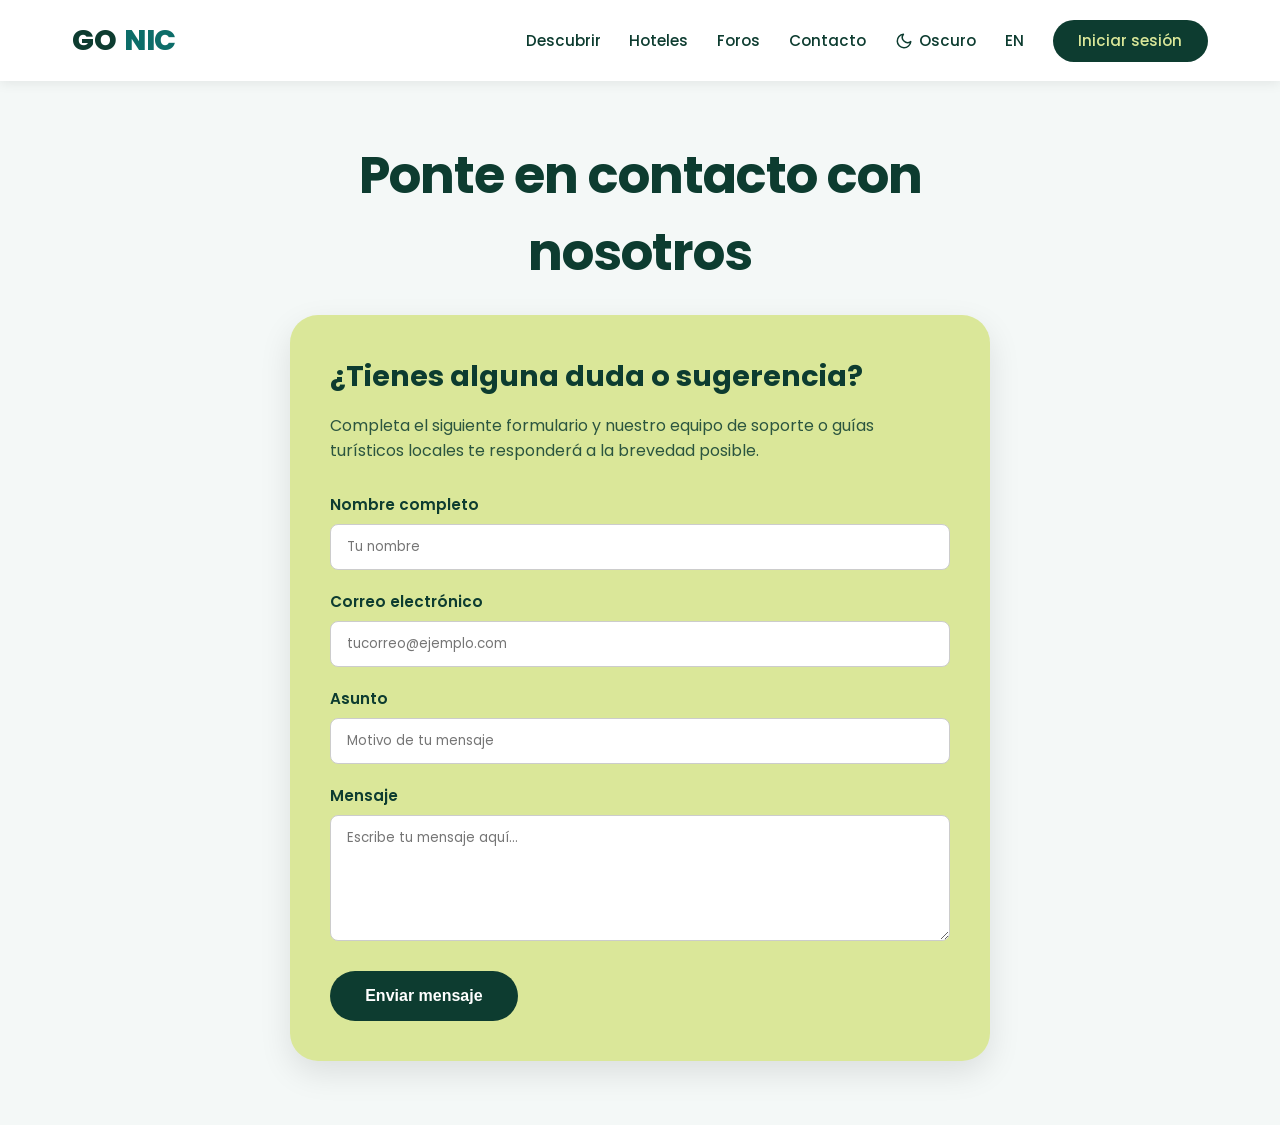
<file: HTML/contacto.html>
<!DOCTYPE html>
<html lang="es" data-theme="light">
<head>
    <meta charset="UTF-8">
    <meta name="viewport" content="width=device-width, initial-scale=1.0">
    <title>Contacto - Go Nic</title>
    <link href="https://fonts.googleapis.com/css2?family=Poppins:wght@400;500;600;700;800&display=swap" rel="stylesheet">
    <link rel="stylesheet" href="../CSS/styles.css">
    <style>
        .page-translate-wrapper {
            opacity: 1;
            transition: opacity 0.6s cubic-bezier(0.16, 1, 0.3, 1), transform 0.6s cubic-bezier(0.16, 1, 0.3, 1);
        }
        .page-translate-wrapper.fade-out {
            opacity: 0;
            transform: translateY(-15px);
        }
    </style>
</head>
<body>

    <div id="pageContent" class="page-translate-wrapper">
        <!-- Header Navigation -->
        <header class="smooth-entry delay-1">
            <div class="nav-container">
                <a href="../index.html" class="logo">GO<span>NIC</span></a>
                <ul class="nav-links">
                    <li><a href="descubrir.html" data-i18n="nav_discover">Descubrir</a></li>
                    <li><a href="index.html#hotels" data-i18n="nav_hotels">Hoteles</a></li>
                    <li><a href="#" data-i18n="nav_foros">Foros</a></li>
                    <li><a href="contacto.html" class="active" data-i18n="nav_contact">Contacto</a></li>
                    <!-- Botón de Tema -->
                    <li>
                        <button type="button" id="theme-toggle" class="nav-theme-btn" aria-label="Cambiar tema">
                            <span id="theme-icon" style="display: flex; align-items: center;">
                                <svg width="18" height="18" fill="none" stroke="currentColor" stroke-width="2" stroke-linecap="round" stroke-linejoin="round" viewBox="0 0 24 24">
                                    <path d="M21 12.79A9 9 0 1 1 11.21 3 7 7 0 0 0 21 12.79z"></path>
                                </svg>
                            </span>
                            <span id="theme-text">Oscuro</span>
                        </button>
                    </li>
                    <!-- Botón de Idioma -->
                    <li>
                        <button type="button" id="lang-toggle" class="nav-theme-btn" aria-label="Cambiar idioma">
                            <span id="lang-text">EN</span>
                        </button>
                    </li>
                    <li><a href="login.html" class="btn-signin" data-i18n="nav_signin">Iniciar sesión</a></li>
                </ul>
            </div>
        </header>

        <!-- Hero Title -->
        <section class="hero smooth-entry delay-2">
            <h1 data-i18n="contact_hero">Ponte en contacto con nosotros</h1>
        </section>

        <!-- Contact Form Section -->
        <section class="categories-section smooth-entry delay-3" style="display: flex; justify-content: center; align-items: center; width: 100%;">
            <div class="categories-container" style="max-width: 700px; width: 100%; margin: 0 auto; display: flex; justify-content: center;">
                <div class="promo-card" style="display: block; padding: 40px; width: 100%; box-sizing: border-box;">
                    <h2 style="margin-bottom: 15px; font-size: 1.8rem;" data-i18n="contact_title">¿Tienes alguna duda o sugerencia?</h2>
                    <p style="margin-bottom: 30px; opacity: 0.85;" data-i18n="contact_subtitle">Completa el siguiente formulario y nuestro equipo de soporte o guías turísticos locales te responderá a la brevedad posible.</p>
                    
                    <form action="#" method="POST" style="display: flex; flex-direction: column; gap: 20px;">
                        <div style="display: flex; flex-direction: column; gap: 8px; text-align: left;">
                            <label for="nombre" style="font-weight: 600; font-size: 0.95rem;" data-i18n="label_name">Nombre completo</label>
                            <input type="text" id="nombre" name="nombre" placeholder="Tu nombre" required style="padding: 12px 16px; border-radius: 8px; border: 1px solid var(--border-color, #ccc); background: var(--bg-input, #fff); color: inherit; font-family: 'Poppins', sans-serif;">
                        </div>

                        <div style="display: flex; flex-direction: column; gap: 8px; text-align: left;">
                            <label for="email" style="font-weight: 600; font-size: 0.95rem;" data-i18n="label_email">Correo electrónico</label>
                            <input type="email" id="email" name="email" placeholder="tucorreo@ejemplo.com" required style="padding: 12px 16px; border-radius: 8px; border: 1px solid var(--border-color, #ccc); background: var(--bg-input, #fff); color: inherit; font-family: 'Poppins', sans-serif;">
                        </div>

                        <div style="display: flex; flex-direction: column; gap: 8px; text-align: left;">
                            <label for="asunto" style="font-weight: 600; font-size: 0.95rem;" data-i18n="label_subject">Asunto</label>
                            <input type="text" id="asunto" name="asunto" placeholder="Motivo de tu mensaje" required style="padding: 12px 16px; border-radius: 8px; border: 1px solid var(--border-color, #ccc); background: var(--bg-input, #fff); color: inherit; font-family: 'Poppins', sans-serif;">
                        </div>

                        <div style="display: flex; flex-direction: column; gap: 8px; text-align: left;">
                            <label for="mensaje" style="font-weight: 600; font-size: 0.95rem;" data-i18n="label_message">Mensaje</label>
                            <textarea id="mensaje" name="mensaje" rows="5" placeholder="Escribe tu mensaje aquí..." required style="padding: 12px 16px; border-radius: 8px; border: 1px solid var(--border-color, #ccc); background: var(--bg-input, #fff); color: inherit; font-family: 'Poppins', sans-serif; resize: vertical;"></textarea>
                        </div>

                        <button type="submit" class="btn-promo" style="margin-top: 10px; cursor: pointer; border: none; font-size: 1rem; font-weight: 600;" data-i18n="btn_submit">Enviar mensaje</button>
                    </form>
                </div>
            </div>
        </section>
    </div>

    <!-- Scripts de Interacción -->
    <script>
        const translations = {
            es: {
                nav_discover: "Descubrir",
                nav_hotels: "Hoteles",
                nav_foros: "Foros",
                nav_contact: "Contacto",
                nav_signin: "Iniciar sesión",
                contact_hero: "Ponte en contacto con nosotros",
                contact_title: "¿Tienes alguna duda o sugerencia?",
                contact_subtitle: "Completa el siguiente formulario y nuestro equipo de soporte o guías turísticos locales te responderá a la brevedad posible.",
                label_name: "Nombre completo",
                label_email: "Correo electrónico",
                label_subject: "Asunto",
                label_message: "Mensaje",
                btn_submit: "Enviar mensaje"
            },
            en: {
                nav_discover: "Discover",
                nav_hotels: "Hotels",
                nav_foros: "Forums",
                nav_contact: "Contact",
                nav_signin: "Sign in",
                contact_hero: "Get in touch with us",
                contact_title: "Do you have any questions or suggestions?",
                contact_subtitle: "Fill out the form below and our support team or local tour guides will get back to you as soon as possible.",
                label_name: "Full name",
                label_email: "Email address",
                label_subject: "Subject",
                label_message: "Message",
                btn_submit: "Send message"
            }
        };

        const langToggleBtn = document.getElementById('lang-toggle');
        const langText = document.getElementById('lang-text');
        const pageContent = document.getElementById('pageContent');

        function setLanguage(lang) {
            pageContent.classList.add('fade-out');

            setTimeout(() => {
                document.documentElement.setAttribute('lang', lang);
                localStorage.setItem('gonic-lang', lang);

                document.querySelectorAll('[data-i18n]').forEach(el => {
                    const key = el.getAttribute('data-i18n');
                    if (translations[lang] && translations[lang][key]) {
                        el.textContent = translations[lang][key];
                    }
                });

                if (langText) {
                    langText.textContent = lang === 'es' ? 'EN' : 'ES';
                }

                pageContent.classList.remove('fade-out');
            }, 350);
        }

        const savedLang = localStorage.getItem('gonic-lang') || 'es';
        setLanguage(savedLang);

        if (langToggleBtn) {
            langToggleBtn.addEventListener('click', () => {
                const currentLang = document.documentElement.getAttribute('lang') || 'es';
                setLanguage(currentLang === 'es' ? 'en' : 'es');
            });
        }

        // Cambio de Tema (Claro / Oscuro)
        const toggleBtn = document.getElementById('theme-toggle');
        const themeIcon = document.getElementById('theme-icon');
        const themeText = document.getElementById('theme-text');

        const moonSVG = `
            <svg width="18" height="18" fill="none" stroke="currentColor" stroke-width="2" stroke-linecap="round" stroke-linejoin="round" viewBox="0 0 24 24">
                <path d="M21 12.79A9 9 0 1 1 11.21 3 7 7 0 0 0 21 12.79z"></path>
            </svg>`;

        const sunSVG = `
            <svg width="18" height="18" fill="none" stroke="currentColor" stroke-width="2" stroke-linecap="round" stroke-linejoin="round" viewBox="0 0 24 24">
                <circle cx="12" cy="12" r="5"/>
                <line x1="12" y1="1" x2="12" y2="3"/>
                <line x1="12" y1="21" x2="12" y2="23"/>
                <line x1="4.22" y1="4.22" x2="5.64" y2="5.64"/>
                <line x1="18.36" y1="18.36" x2="19.78" y2="19.78"/>
                <line x1="1" y1="12" x2="3" y2="12"/>
                <line x1="21" y1="12" x2="23" y2="12"/>
                <line x1="4.22" y1="19.78" x2="5.64" y2="18.36"/>
                <line x1="18.36" y1="5.64" x2="19.78" y2="4.22"/>
            </svg>`;

        function applyTheme(theme) {
            document.documentElement.setAttribute('data-theme', theme);
            localStorage.setItem('gonic-theme', theme);

            if (theme === 'dark') {
                themeIcon.innerHTML = sunSVG;
                themeText.textContent = 'Claro';
            } else {
                themeIcon.innerHTML = moonSVG;
                themeText.textContent = 'Oscuro';
            }
        }

        const savedTheme = localStorage.getItem('gonic-theme') || 'light';
        applyTheme(savedTheme);

        toggleBtn.addEventListener('click', () => {
            const currentTheme = document.documentElement.getAttribute('data-theme') || 'light';
            const nextTheme = currentTheme === 'light' ? 'dark' : 'light';
            applyTheme(nextTheme);
        });
    </script>

</body>
</html>
</file>
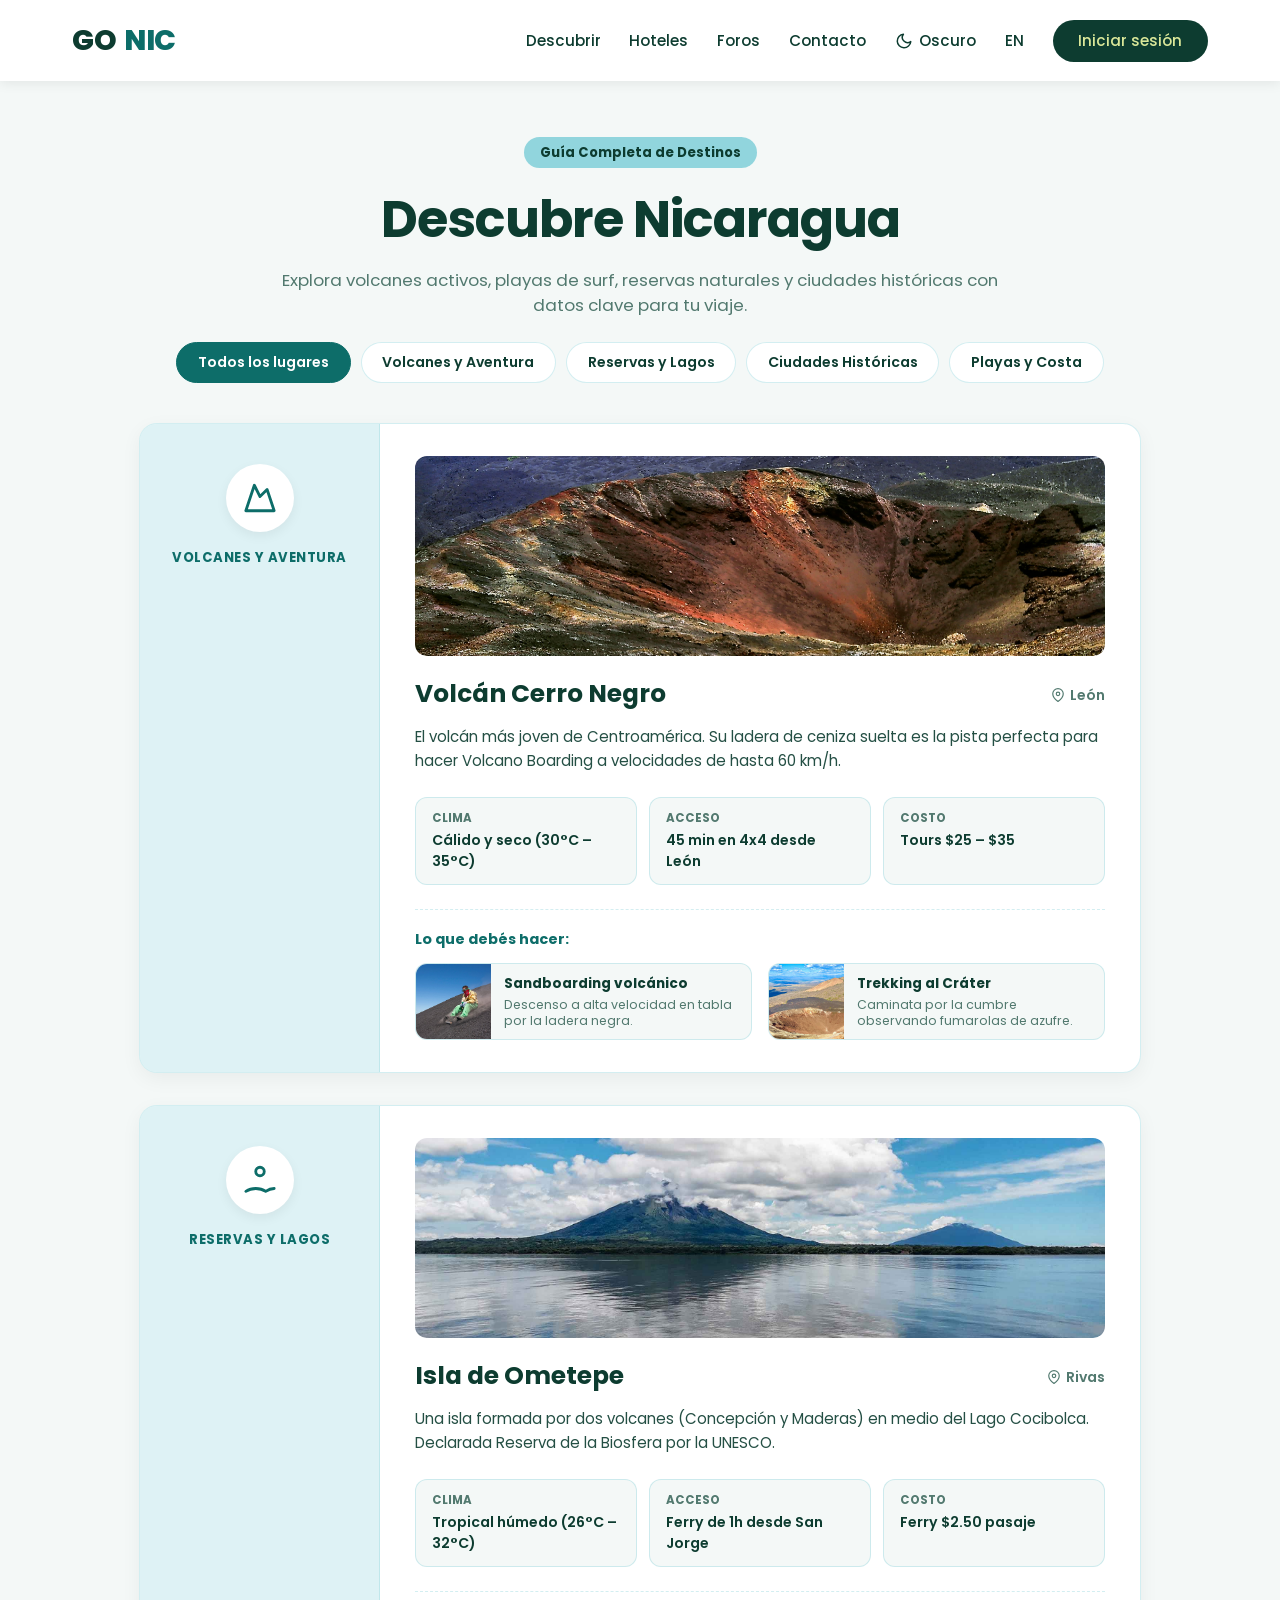
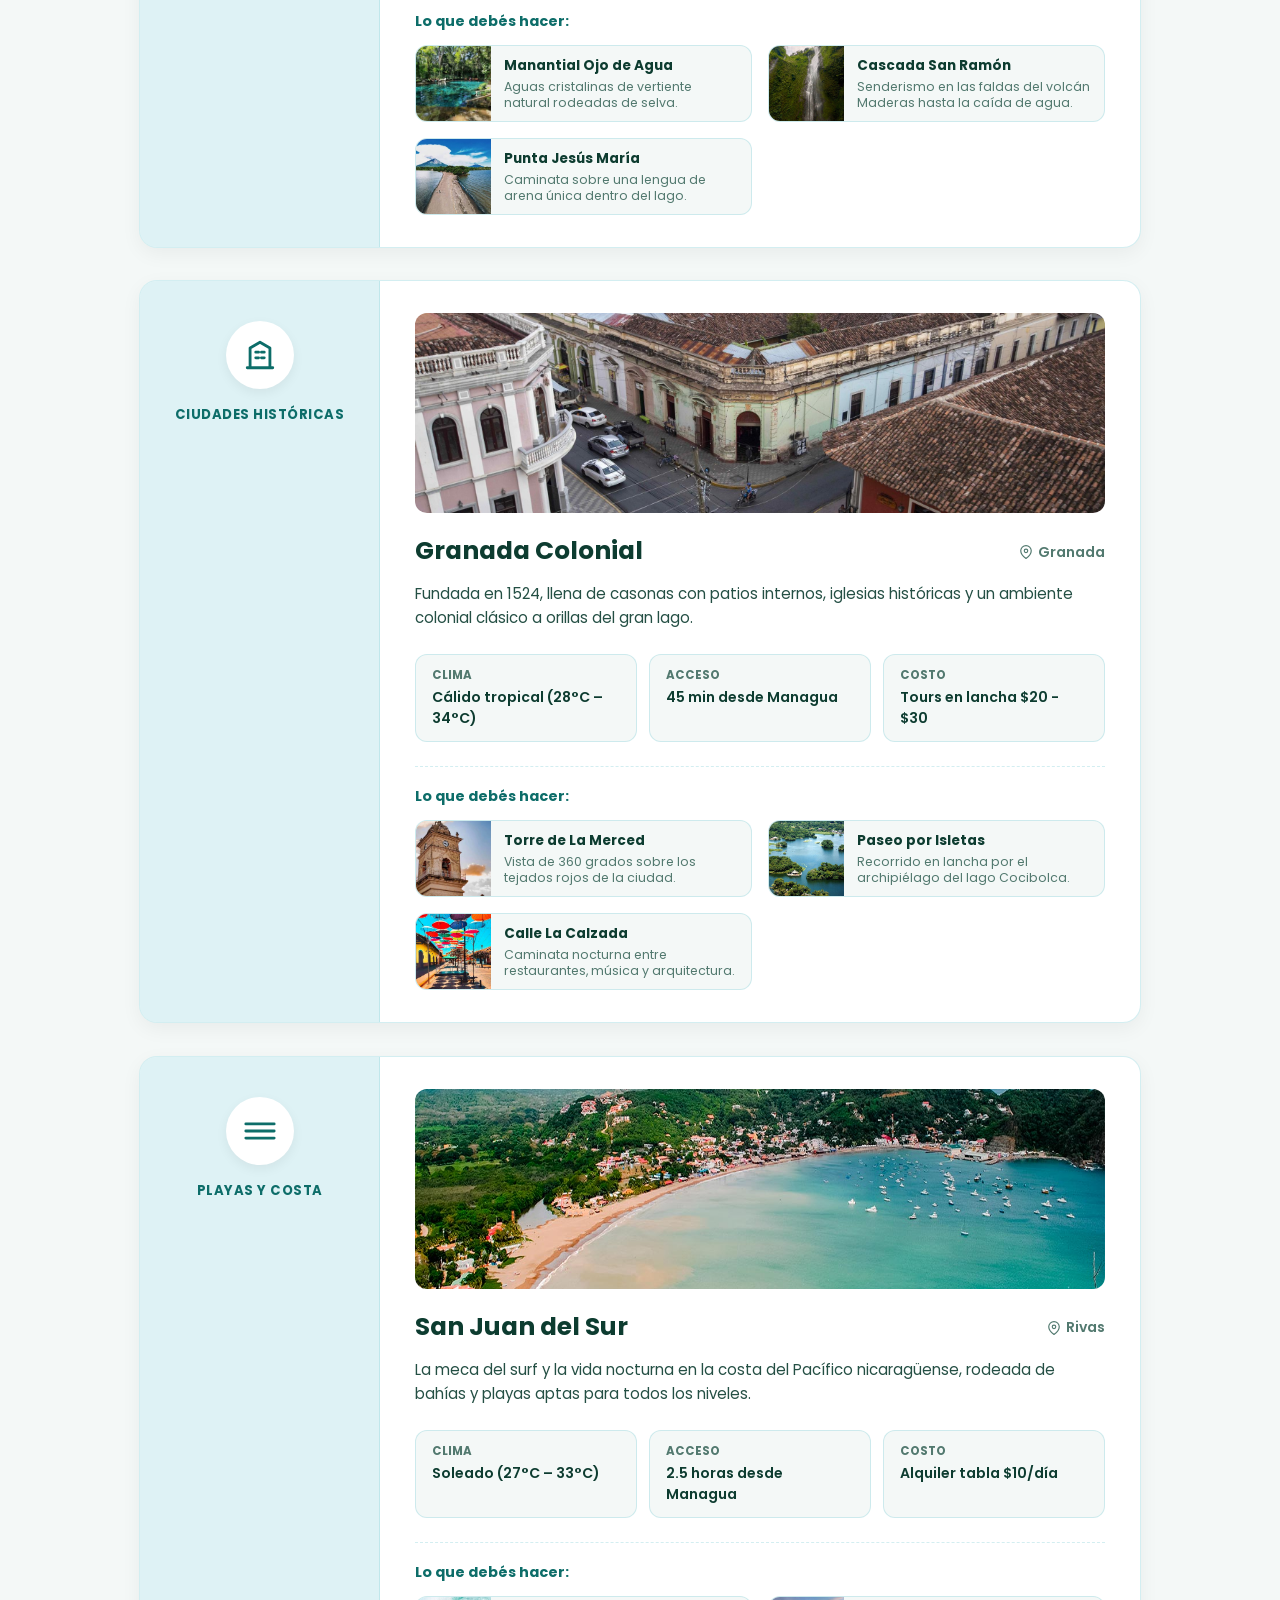
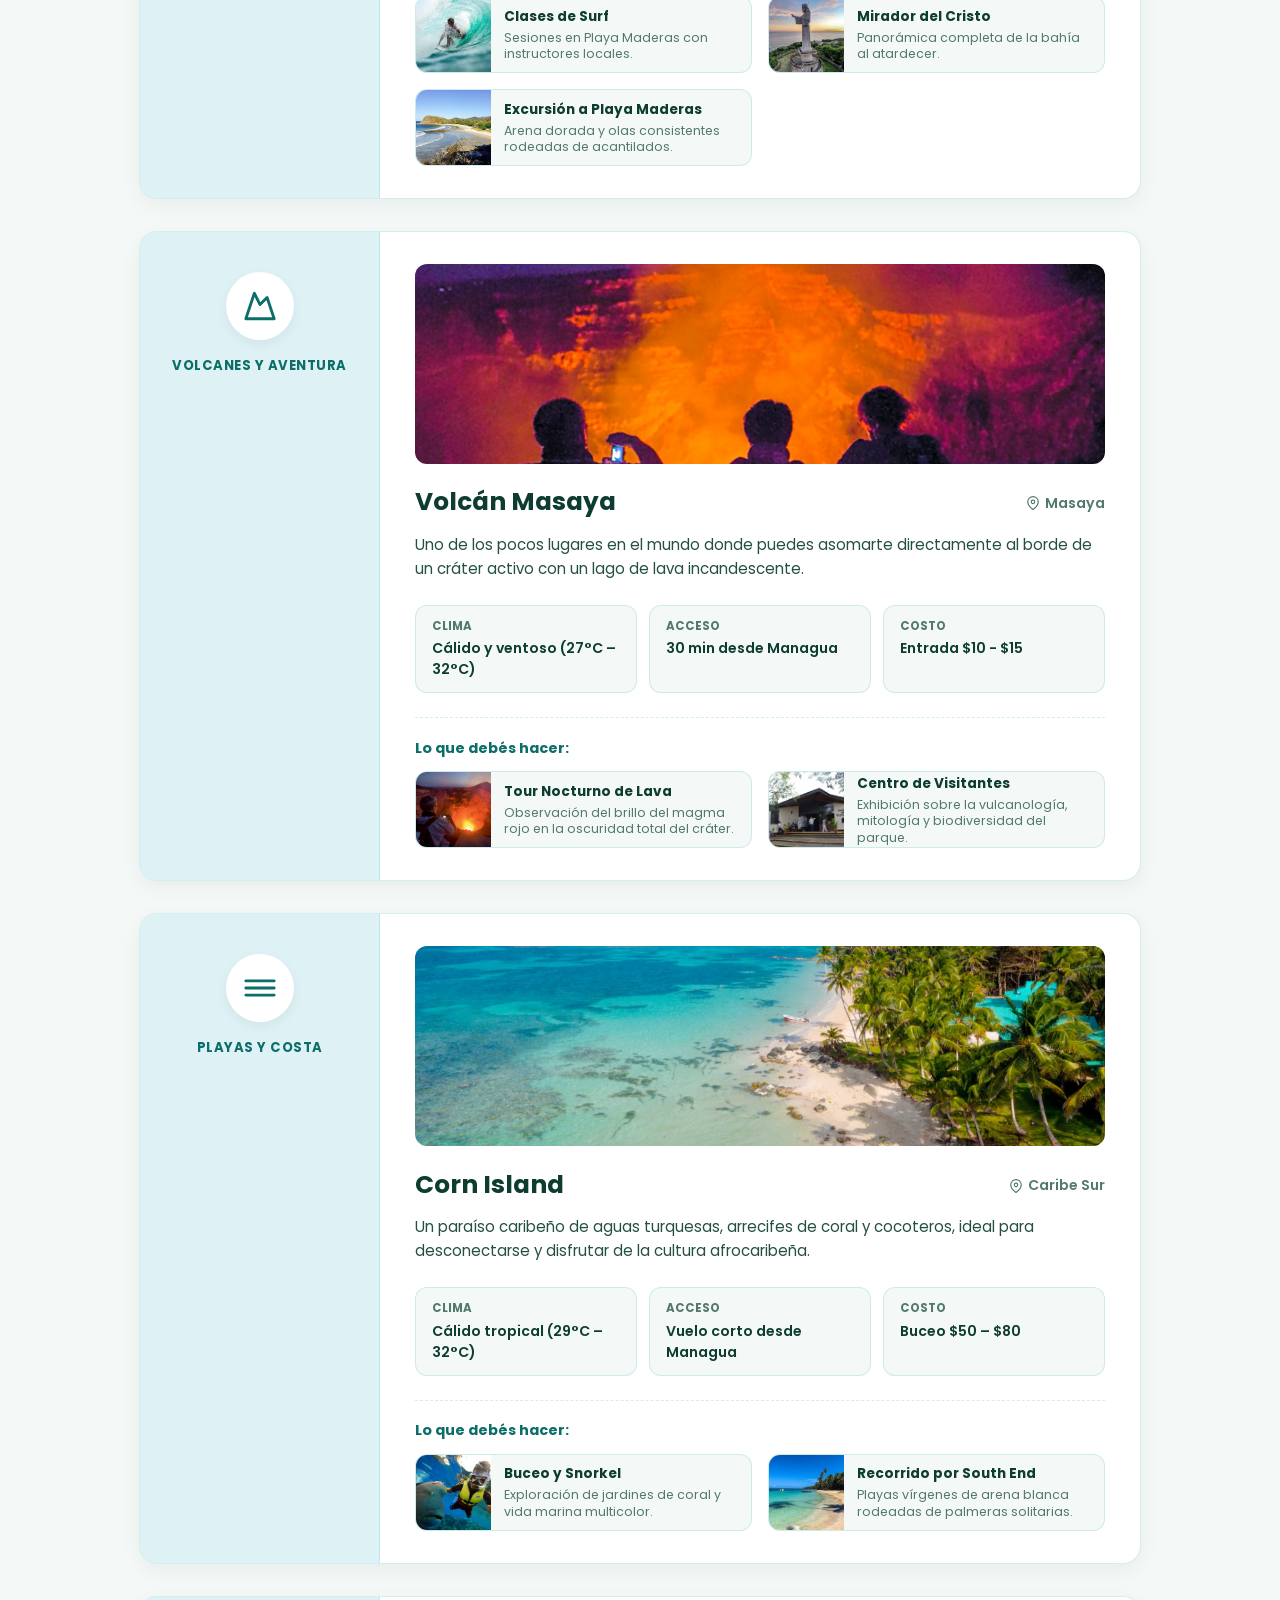
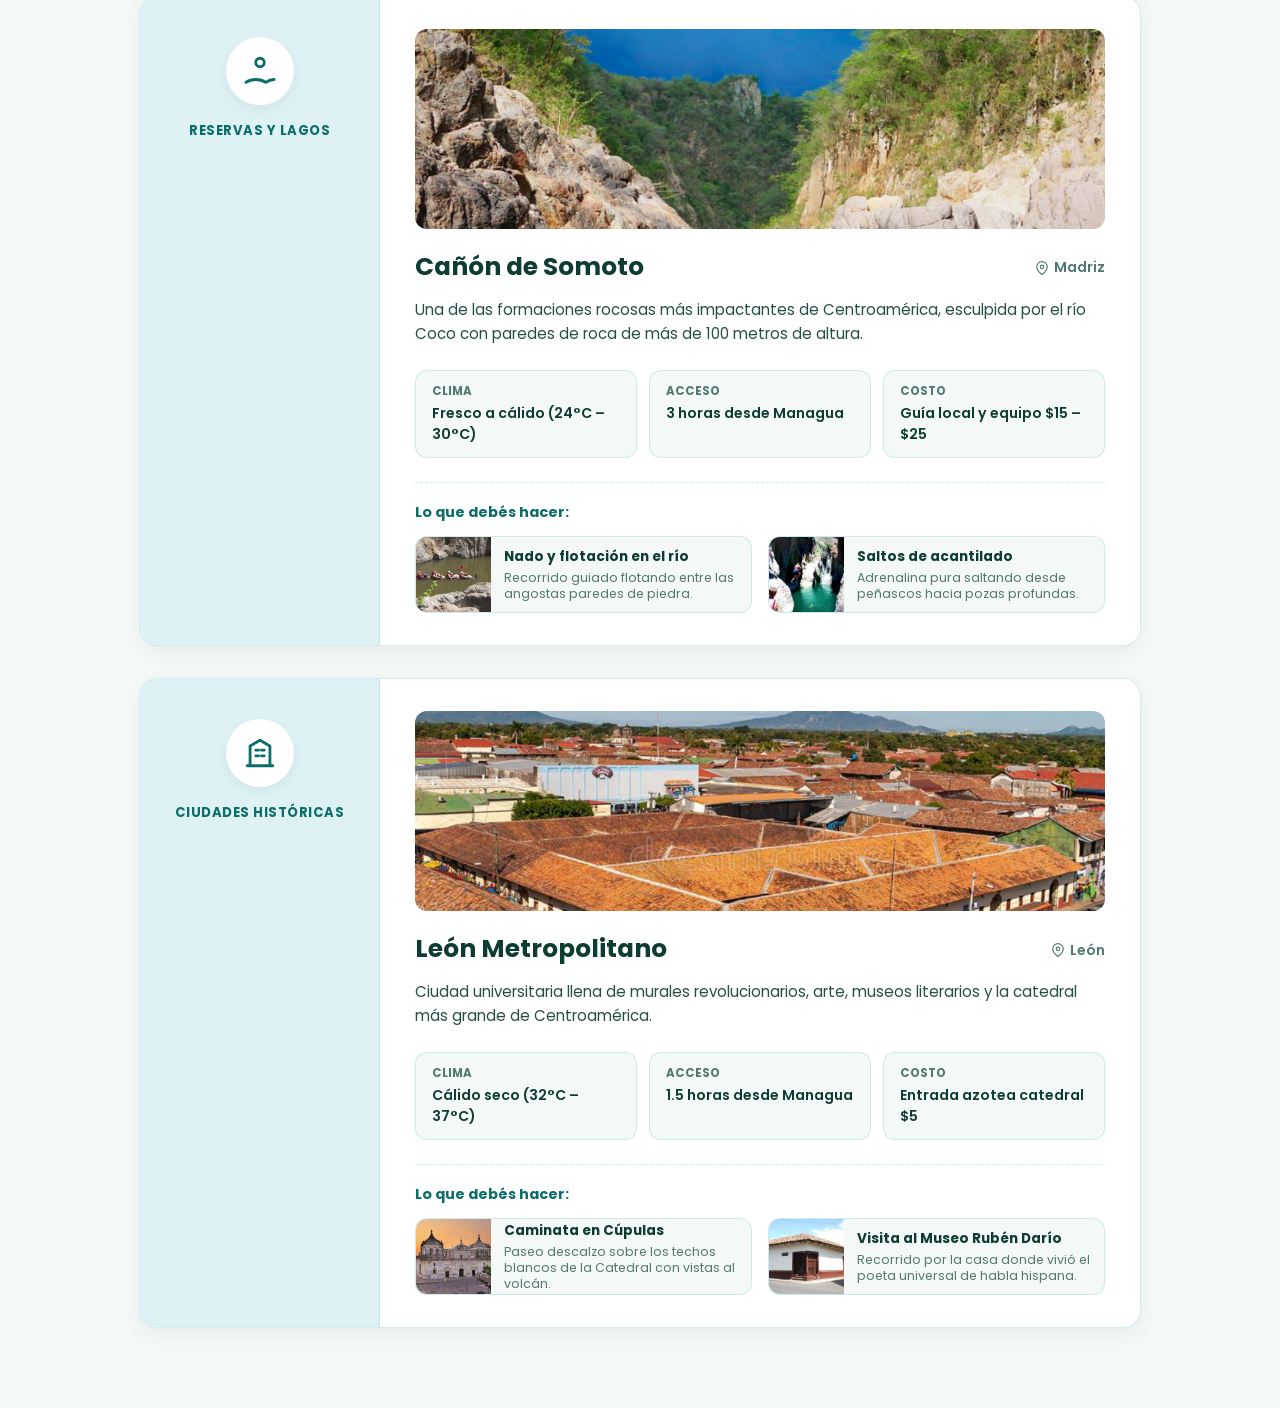
<file: HTML/descubrir.html>
<!DOCTYPE html>
<html lang="es" data-theme="light">
<head>
    <meta charset="UTF-8">
    <meta name="viewport" content="width=device-width, initial-scale=1.0">
    <title>Descubrir Destinos - GO NIC</title>
    <link href="https://fonts.googleapis.com/css2?family=Poppins:wght@400;500;600;700;800&display=swap" rel="stylesheet">
    <link rel="stylesheet" href="../CSS/styles.css">
    <link rel="stylesheet" href="../CSS/descubrir.css">
    <style>
        .page-translate-wrapper {
            opacity: 1;
            transition: opacity 0.6s cubic-bezier(0.16, 1, 0.3, 1), transform 0.6s cubic-bezier(0.16, 1, 0.3, 1);
        }
        .page-translate-wrapper.fade-out {
            opacity: 0;
            transform: translateY(-15px);
        }
    </style>
</head>
<body>

    <div id="pageContent" class="page-translate-wrapper">
        <!-- Header Navigation -->
        <header class="smooth-entry delay-1">
            <div class="nav-container">
                <a href="../index.html" class="logo">GO<span>NIC</span></a>
                <ul class="nav-links">
                    <li><a href="descubrir.html" class="active" data-i18n="nav_discover">Descubrir</a></li>
                    <li><a href="../index.html" data-i18n="nav_hotels">Hoteles</a></li>
                    <li><a href="#" data-i18n="nav_foros">Foros</a></li>
                    <li><a href="contacto.html" data-i18n="nav_contact">Contacto</a></li>
                    <li>
                        <button type="button" id="theme-toggle" class="nav-theme-btn" aria-label="Cambiar tema">
                            <span id="theme-icon" style="display: flex; align-items: center;">
                                <svg width="18" height="18" fill="none" stroke="currentColor" stroke-width="2" stroke-linecap="round" stroke-linejoin="round" viewBox="0 0 24 24">
                                    <path d="M21 12.79A9 9 0 1 1 11.21 3 7 7 0 0 0 21 12.79z"></path>
                                </svg>
                            </span>
                            <span id="theme-text">Oscuro</span>
                        </button>
                    </li>
                    <!-- Botón de Idioma -->
                    <li>
                        <button type="button" id="lang-toggle" class="nav-theme-btn" aria-label="Cambiar idioma">
                            <span id="lang-text">EN</span>
                        </button>
                    </li>
                    <li><a href="login.html" class="btn-signin" data-i18n="nav_signin">Iniciar sesión</a></li>
                </ul>
            </div>
        </header>

        <!-- Hero Header -->
        <section class="hero smooth-entry delay-2">
            <div class="hero-badge" data-i18n="hero_badge">Guía Completa de Destinos</div>
            <h1 data-i18n="hero_title">Descubre Nicaragua</h1>
            <p class="hero-subtitle" data-i18n="hero_subtitle">
                Explora volcanes activos, playas de surf, reservas naturales y ciudades históricas con datos clave para tu viaje.
            </p>
        </section>

        <!-- Filtros de Categoría -->
        <div class="filter-container smooth-entry delay-3">
            <div class="filter-group">
                <button class="filter-btn active" data-filter="all" data-i18n="filter_all">Todos los lugares</button>
                <button class="filter-btn" data-filter="volcanes" data-i18n="filter_volcanoes">Volcanes y Aventura</button>
                <button class="filter-btn" data-filter="reservas" data-i18n="filter_reserves">Reservas y Lagos</button>
                <button class="filter-btn" data-filter="historicas" data-i18n="filter_history">Ciudades Históricas</button>
                <button class="filter-btn" data-filter="playas" data-i18n="filter_beaches">Playas y Costa</button>
            </div>
        </div>

        <!-- Lista de Tarjetas de Destinos -->
        <main class="destinations-wrapper">

            <!-- 1. Volcán Cerro Negro -->
            <article class="destination-card smooth-entry delay-4" data-category="volcanes">
                <div class="card-sidebar">
                    <div class="sidebar-icon-box">
                        <svg width="34" height="34" fill="none" stroke="currentColor" stroke-width="2" stroke-linecap="round" stroke-linejoin="round" viewBox="0 0 24 24"><path d="m8 3 4 8 5-5 5 15H2L8 3z"/></svg>
                    </div>
                    <span class="sidebar-label" data-i18n="cat_volcanoes">Volcanes y Aventura</span>
                </div>
                <div class="card-main">
                    <div class="destination-hero-img">
                        <img src="../ASSETS/cerro-negro.jpg" alt="Volcán Cerro Negro">
                    </div>
                    <div class="card-header">
                        <h2 class="destination-title" data-i18n="c1_title">Volcán Cerro Negro</h2>
                        <span class="destination-location">
                            <svg width="14" height="14" fill="none" stroke="currentColor" stroke-width="2" viewBox="0 0 24 24"><path d="M21 10c0 7-9 13-9 13s-9-6-9-13a9 9 0 0 1 18 0z"/><circle cx="12" cy="10" r="3"/></svg>
                            León
                        </span>
                    </div>
                    <p class="destination-description" data-i18n="c1_desc">
                        El volcán más joven de Centroamérica. Su ladera de ceniza suelta es la pista perfecta para hacer Volcano Boarding a velocidades de hasta 60 km/h.
                    </p>
                    <div class="info-grid">
                        <div class="info-item"><span class="info-label" data-i18n="lbl_climate">Clima</span><span class="info-val" data-i18n="c1_climate">Cálido y seco (30°C – 35°C)</span></div>
                        <div class="info-item"><span class="info-label" data-i18n="lbl_access">Acceso</span><span class="info-val" data-i18n="c1_access">45 min en 4x4 desde León</span></div>
                        <div class="info-item"><span class="info-label" data-i18n="lbl_cost">Costo</span><span class="info-val" data-i18n="c1_cost">Tours $25 – $35</span></div>
                    </div>
                    <div class="highlights-section">
                        <h3 class="highlights-title" data-i18n="lbl_todo">Lo que debés hacer:</h3>
                        <div class="activities-grid">
                            <div class="activity-card">
                                <img src="../ASSETS/sandboarding.jpg" alt="Sandboarding">
                                <div class="activity-info">
                                    <h4 data-i18n="c1_act1_title">Sandboarding volcánico</h4>
                                    <p data-i18n="c1_act1_desc">Descenso a alta velocidad en tabla por la ladera negra.</p>
                                </div>
                            </div>
                            <div class="activity-card">
                                <img src="../ASSETS/trekking-crater.jpg" alt="Cráter activo">
                                <div class="activity-info">
                                    <h4 data-i18n="c1_act2_title">Trekking al Cráter</h4>
                                    <p data-i18n="c1_act2_desc">Caminata por la cumbre observando fumarolas de azufre.</p>
                                </div>
                            </div>
                        </div>
                    </div>
                </div>
            </article>

            <!-- 2. Isla de Ometepe -->
            <article class="destination-card smooth-entry delay-5" data-category="reservas">
                <div class="card-sidebar">
                    <div class="sidebar-icon-box">
                        <svg width="34" height="34" fill="none" stroke="currentColor" stroke-width="2" stroke-linecap="round" stroke-linejoin="round" viewBox="0 0 24 24"><path d="M2 20s3-2 7-2 7 2 7 2 3-2 6-2"/><circle cx="12" cy="6" r="3"/></svg>
                    </div>
                    <span class="sidebar-label" data-i18n="cat_reserves">Reservas y Lagos</span>
                </div>
                <div class="card-main">
                    <div class="destination-hero-img">
                        <img src="../ASSETS/ometepe.jpg" alt="Isla de Ometepe">
                    </div>
                    <div class="card-header">
                        <h2 class="destination-title" data-i18n="c2_title">Isla de Ometepe</h2>
                        <span class="destination-location">
                            <svg width="14" height="14" fill="none" stroke="currentColor" stroke-width="2" viewBox="0 0 24 24"><path d="M21 10c0 7-9 13-9 13s-9-6-9-13a9 9 0 0 1 18 0z"/><circle cx="12" cy="10" r="3"/></svg>
                            Rivas
                        </span>
                    </div>
                    <p class="destination-description" data-i18n="c2_desc">
                        Una isla formada por dos volcanes (Concepción y Maderas) en medio del Lago Cocibolca. Declarada Reserva de la Biosfera por la UNESCO.
                    </p>
                    <div class="info-grid">
                        <div class="info-item"><span class="info-label" data-i18n="lbl_climate">Clima</span><span class="info-val" data-i18n="c2_climate">Tropical húmedo (26°C – 32°C)</span></div>
                        <div class="info-item"><span class="info-label" data-i18n="lbl_access">Acceso</span><span class="info-val" data-i18n="c2_access">Ferry de 1h desde San Jorge</span></div>
                        <div class="info-item"><span class="info-label" data-i18n="lbl_cost">Costo</span><span class="info-val" data-i18n="c2_cost">Ferry $2.50 pasaje</span></div>
                    </div>
                    <div class="highlights-section">
                        <h3 class="highlights-title" data-i18n="lbl_todo">Lo que debés hacer:</h3>
                        <div class="activities-grid">
                            <div class="activity-card">
                                <img src="../ASSETS/ojo-de-agua.jfif" alt="Ojo de Agua">
                                <div class="activity-info">
                                    <h4 data-i18n="c2_act1_title">Manantial Ojo de Agua</h4>
                                    <p data-i18n="c2_act1_desc">Aguas cristalinas de vertiente natural rodeadas de selva.</p>
                                </div>
                            </div>
                            <div class="activity-card">
                                <img src="../ASSETS/cascada-san-ramon.jpg" alt="Cascada San Ramón">
                                <div class="activity-info">
                                    <h4 data-i18n="c2_act2_title">Cascada San Ramón</h4>
                                    <p data-i18n="c2_act2_desc">Senderismo en las faldas del volcán Maderas hasta la caída de agua.</p>
                                </div>
                            </div>
                            <div class="activity-card">
                                <img src="../ASSETS/punta-jesus-maria.jfif" alt="Punta Jesus Maria">
                                <div class="activity-info">
                                    <h4 data-i18n="c2_act3_title">Punta Jesús María</h4>
                                    <p data-i18n="c2_act3_desc">Caminata sobre una lengua de arena única dentro del lago.</p>
                                </div>
                            </div>
                        </div>
                    </div>
                </div>
            </article>

            <!-- 3. Granada Colonial -->
            <article class="destination-card smooth-entry delay-6" data-category="historicas">
                <div class="card-sidebar">
                    <div class="sidebar-icon-box">
                        <svg width="34" height="34" fill="none" stroke="currentColor" stroke-width="2" stroke-linecap="round" stroke-linejoin="round" viewBox="0 0 24 24"><path d="M3 21h18M5 21V7l7-4 7 4v14M9 10h2M13 10h2M9 14h2M13 14h2"/></svg>
                    </div>
                    <span class="sidebar-label" data-i18n="cat_history">Ciudades Históricas</span>
                </div>
                <div class="card-main">
                    <div class="destination-hero-img">
                        <img src="../ASSETS/granada.jpg" alt="Granada Colonial">
                    </div>
                    <div class="card-header">
                        <h2 class="destination-title" data-i18n="c3_title">Granada Colonial</h2>
                        <span class="destination-location">
                            <svg width="14" height="14" fill="none" stroke="currentColor" stroke-width="2" viewBox="0 0 24 24"><path d="M21 10c0 7-9 13-9 13s-9-6-9-13a9 9 0 0 1 18 0z"/><circle cx="12" cy="10" r="3"/></svg>
                            Granada
                        </span>
                    </div>
                    <p class="destination-description" data-i18n="c3_desc">
                        Fundada en 1524, llena de casonas con patios internos, iglesias históricas y un ambiente colonial clásico a orillas del gran lago.
                    </p>
                    <div class="info-grid">
                        <div class="info-item"><span class="info-label" data-i18n="lbl_climate">Clima</span><span class="info-val" data-i18n="c3_climate">Cálido tropical (28°C – 34°C)</span></div>
                        <div class="info-item"><span class="info-label" data-i18n="lbl_access">Acceso</span><span class="info-val" data-i18n="c3_access">45 min desde Managua</span></div>
                        <div class="info-item"><span class="info-label" data-i18n="lbl_cost">Costo</span><span class="info-val" data-i18n="c3_cost">Tours en lancha $20 - $30</span></div>
                    </div>
                    <div class="highlights-section">
                        <h3 class="highlights-title" data-i18n="lbl_todo">Lo que debés hacer:</h3>
                        <div class="activities-grid">
                            <div class="activity-card">
                                <img src="../ASSETS/torre-la-merced.jfif" alt="Iglesia La Merced">
                                <div class="activity-info">
                                    <h4 data-i18n="c3_act1_title">Torre de La Merced</h4>
                                    <p data-i18n="c3_act1_desc">Vista de 360 grados sobre los tejados rojos de la ciudad.</p>
                                </div>
                            </div>
                            <div class="activity-card">
                                <img src="../ASSETS/isletas-granada.jpg" alt="Isletas de Granada">
                                <div class="activity-info">
                                    <h4 data-i18n="c3_act2_title">Paseo por Isletas</h4>
                                    <p data-i18n="c3_act2_desc">Recorrido en lancha por el archipiélago del lago Cocibolca.</p>
                                </div>
                            </div>
                            <div class="activity-card">
                                <img src="../ASSETS/calzada-granada.jfif" alt="Calle La Calzada">
                                <div class="activity-info">
                                    <h4 data-i18n="c3_act3_title">Calle La Calzada</h4>
                                    <p data-i18n="c3_act3_desc">Caminata nocturna entre restaurantes, música y arquitectura.</p>
                                </div>
                            </div>
                        </div>
                    </div>
                </div>
            </article>

            <!-- 4. San Juan del Sur -->
            <article class="destination-card" data-category="playas">
                <div class="card-sidebar">
                    <div class="sidebar-icon-box">
                        <svg width="34" height="34" fill="none" stroke="currentColor" stroke-width="2" stroke-linecap="round" stroke-linejoin="round" viewBox="0 0 24 24"><path d="M2 12h20M2 17h20M2 7h20"/></svg>
                    </div>
                    <span class="sidebar-label" data-i18n="cat_beaches">Playas y Costa</span>
                </div>
                <div class="card-main">
                    <div class="destination-hero-img">
                        <img src="../ASSETS/san-juan-del-sur.jpg" alt="San Juan del Sur">
                    </div>
                    <div class="card-header">
                        <h2 class="destination-title" data-i18n="c4_title">San Juan del Sur</h2>
                        <span class="destination-location">
                            <svg width="14" height="14" fill="none" stroke="currentColor" stroke-width="2" viewBox="0 0 24 24"><path d="M21 10c0 7-9 13-9 13s-9-6-9-13a9 9 0 0 1 18 0z"/><circle cx="12" cy="10" r="3"/></svg>
                            Rivas
                        </span>
                    </div>
                    <p class="destination-description" data-i18n="c4_desc">
                        La meca del surf y la vida nocturna en la costa del Pacífico nicaragüense, rodeada de bahías y playas aptas para todos los niveles.
                    </p>
                    <div class="info-grid">
                        <div class="info-item"><span class="info-label" data-i18n="lbl_climate">Clima</span><span class="info-val" data-i18n="c4_climate">Soleado (27°C – 33°C)</span></div>
                        <div class="info-item"><span class="info-label" data-i18n="lbl_access">Acceso</span><span class="info-val" data-i18n="c4_access">2.5 horas desde Managua</span></div>
                        <div class="info-item"><span class="info-label" data-i18n="lbl_cost">Costo</span><span class="info-val" data-i18n="c4_cost">Alquiler tabla $10/día</span></div>
                    </div>
                    <div class="highlights-section">
                        <h3 class="highlights-title" data-i18n="lbl_todo">Lo que debés hacer:</h3>
                        <div class="activities-grid">
                            <div class="activity-card">
                                <img src="../ASSETS/surf.jfif" alt="Surf San Juan">
                                <div class="activity-info">
                                    <h4 data-i18n="c4_act1_title">Clases de Surf</h4>
                                    <p data-i18n="c4_act1_desc">Sesiones en Playa Maderas con instructores locales.</p>
                                </div>
                            </div>
                            <div class="activity-card">
                                <img src="../ASSETS/cristo-misericordia.jfif" alt="Cristo de la Misericordia">
                                <div class="activity-info">
                                    <h4 data-i18n="c4_act2_title">Mirador del Cristo</h4>
                                    <p data-i18n="c4_act2_desc">Panorámica completa de la bahía al atardecer.</p>
                                </div>
                            </div>
                            <div class="activity-card">
                                <img src="../ASSETS/playa-maderas.jpg" alt="Playa Maderas">
                                <div class="activity-info">
                                    <h4 data-i18n="c4_act3_title">Excursión a Playa Maderas</h4>
                                    <p data-i18n="c4_act3_desc">Arena dorada y olas consistentes rodeadas de acantilados.</p>
                                </div>
                            </div>
                        </div>
                    </div>
                </div>
            </article>

            <!-- 5. Volcán Masaya -->
            <article class="destination-card" data-category="volcanes">
                <div class="card-sidebar">
                    <div class="sidebar-icon-box">
                        <svg width="34" height="34" fill="none" stroke="currentColor" stroke-width="2" stroke-linecap="round" stroke-linejoin="round" viewBox="0 0 24 24"><path d="m8 3 4 8 5-5 5 15H2L8 3z"/></svg>
                    </div>
                    <span class="sidebar-label" data-i18n="cat_volcanoes">Volcanes y Aventura</span>
                </div>
                <div class="card-main">
                    <div class="destination-hero-img">
                        <img src="../ASSETS/volcan-masaya.jpg" alt="Volcán Masaya">
                    </div>
                    <div class="card-header">
                        <h2 class="destination-title" data-i18n="c5_title">Volcán Masaya</h2>
                        <span class="destination-location">
                            <svg width="14" height="14" fill="none" stroke="currentColor" stroke-width="2" viewBox="0 0 24 24"><path d="M21 10c0 7-9 13-9 13s-9-6-9-13a9 9 0 0 1 18 0z"/><circle cx="12" cy="10" r="3"/></svg>
                            Masaya
                        </span>
                    </div>
                    <p class="destination-description" data-i18n="c5_desc">
                        Uno de los pocos lugares en el mundo donde puedes asomarte directamente al borde de un cráter activo con un lago de lava incandescente.
                    </p>
                    <div class="info-grid">
                        <div class="info-item"><span class="info-label" data-i18n="lbl_climate">Clima</span><span class="info-val" data-i18n="c5_climate">Cálido y ventoso (27°C – 32°C)</span></div>
                        <div class="info-item"><span class="info-label" data-i18n="lbl_access">Acceso</span><span class="info-val" data-i18n="c5_access">30 min desde Managua</span></div>
                        <div class="info-item"><span class="info-label" data-i18n="lbl_cost">Costo</span><span class="info-val" data-i18n="c5_cost">Entrada $10 - $15</span></div>
                    </div>
                    <div class="highlights-section">
                        <h3 class="highlights-title" data-i18n="lbl_todo">Lo que debés hacer:</h3>
                        <div class="activities-grid">
                            <div class="activity-card">
                                <img src="../ASSETS/larga-nocturna.avif" alt="Lava nocturna">
                                <div class="activity-info">
                                    <h4 data-i18n="c5_act1_title">Tour Nocturno de Lava</h4>
                                    <p data-i18n="c5_act1_desc">Observación del brillo del magma rojo en la oscuridad total del cráter.</p>
                                </div>
                            </div>
                            <div class="activity-card">
                                <img src="../ASSETS/museo-masaya.jpg" alt="Museo del Parque">
                                <div class="activity-info">
                                    <h4 data-i18n="c5_act2_title">Centro de Visitantes</h4>
                                    <p data-i18n="c5_act2_desc">Exhibición sobre la vulcanología, mitología y biodiversidad del parque.</p>
                                </div>
                            </div>
                        </div>
                    </div>
                </div>
            </article>

            <!-- 6. Corn Island -->
            <article class="destination-card" data-category="playas">
                <div class="card-sidebar">
                    <div class="sidebar-icon-box">
                        <svg width="34" height="34" fill="none" stroke="currentColor" stroke-width="2" stroke-linecap="round" stroke-linejoin="round" viewBox="0 0 24 24"><path d="M2 12h20M2 17h20M2 7h20"/></svg>
                    </div>
                    <span class="sidebar-label" data-i18n="cat_beaches">Playas y Costa</span>
                </div>
                <div class="card-main">
                    <div class="destination-hero-img">
                        <img src="../ASSETS/corn-island.jpg" alt="Corn Island">
                    </div>
                    <div class="card-header">
                        <h2 class="destination-title" data-i18n="c6_title">Corn Island</h2>
                        <span class="destination-location">
                            <svg width="14" height="14" fill="none" stroke="currentColor" stroke-width="2" viewBox="0 0 24 24"><path d="M21 10c0 7-9 13-9 13s-9-6-9-13a9 9 0 0 1 18 0z"/><circle cx="12" cy="10" r="3"/></svg>
                            Caribe Sur
                        </span>
                    </div>
                    <p class="destination-description" data-i18n="c6_desc">
                        Un paraíso caribeño de aguas turquesas, arrecifes de coral y cocoteros, ideal para desconectarse y disfrutar de la cultura afrocaribeña.
                    </p>
                    <div class="info-grid">
                        <div class="info-item"><span class="info-label" data-i18n="lbl_climate">Clima</span><span class="info-val" data-i18n="c6_climate">Cálido tropical (29°C – 32°C)</span></div>
                        <div class="info-item"><span class="info-label" data-i18n="lbl_access">Acceso</span><span class="info-val" data-i18n="c6_access">Vuelo corto desde Managua</span></div>
                        <div class="info-item"><span class="info-label" data-i18n="lbl_cost">Costo</span><span class="info-val" data-i18n="c6_cost">Buceo $50 – $80</span></div>
                    </div>
                    <div class="highlights-section">
                        <h3 class="highlights-title" data-i18n="lbl_todo">Lo que debés hacer:</h3>
                        <div class="activities-grid">
                            <div class="activity-card">
                                <img src="../ASSETS/buceo-corn.jpg  " alt="Buceo en arrecifes">
                                <div class="activity-info">
                                    <h4 data-i18n="c6_act1_title">Buceo y Snorkel</h4>
                                    <p data-i18n="c6_act1_desc">Exploración de jardines de coral y vida marina multicolor.</p>
                                </div>
                            </div>
                            <div class="activity-card">
                                <img src="../ASSETS/playa-south-end.jfif" alt="South End Beach">
                                <div class="activity-info">
                                    <h4 data-i18n="c6_act2_title">Recorrido por South End</h4>
                                    <p data-i18n="c6_act2_desc">Playas vírgenes de arena blanca rodeadas de palmeras solitarias.</p>
                                </div>
                            </div>
                        </div>
                    </div>
                </div>
            </article>

            <!-- 7. Cañón de Somoto -->
            <article class="destination-card" data-category="reservas">
                <div class="card-sidebar">
                    <div class="sidebar-icon-box">
                        <svg width="34" height="34" fill="none" stroke="currentColor" stroke-width="2" stroke-linecap="round" stroke-linejoin="round" viewBox="0 0 24 24"><path d="M2 20s3-2 7-2 7 2 7 2 3-2 6-2"/><circle cx="12" cy="6" r="3"/></svg>
                    </div>
                    <span class="sidebar-label" data-i18n="cat_reserves">Reservas y Lagos</span>
                </div>
                <div class="card-main">
                    <div class="destination-hero-img">
                        <img src="../ASSETS/canon-somoto.jpg" alt="Cañón de Somoto">
                    </div>
                    <div class="card-header">
                        <h2 class="destination-title" data-i18n="c7_title">Cañón de Somoto</h2>
                        <span class="destination-location">
                            <svg width="14" height="14" fill="none" stroke="currentColor" stroke-width="2" viewBox="0 0 24 24"><path d="M21 10c0 7-9 13-9 13s-9-6-9-13a9 9 0 0 1 18 0z"/><circle cx="12" cy="10" r="3"/></svg>
                            Madriz
                        </span>
                    </div>
                    <p class="destination-description" data-i18n="c7_desc">
                        Una de las formaciones rocosas más impactantes de Centroamérica, esculpida por el río Coco con paredes de roca de más de 100 metros de altura.
                    </p>
                    <div class="info-grid">
                        <div class="info-item"><span class="info-label" data-i18n="lbl_climate">Clima</span><span class="info-val" data-i18n="c7_climate">Fresco a cálido (24°C – 30°C)</span></div>
                        <div class="info-item"><span class="info-label" data-i18n="lbl_access">Acceso</span><span class="info-val" data-i18n="c7_access">3 horas desde Managua</span></div>
                        <div class="info-item"><span class="info-label" data-i18n="lbl_cost">Costo</span><span class="info-val" data-i18n="c7_cost">Guía local y equipo $15 – $25</span></div>
                    </div>
                    <div class="highlights-section">
                        <h3 class="highlights-title" data-i18n="lbl_todo">Lo que debés hacer:</h3>
                        <div class="activities-grid">
                            <div class="activity-card">
                                <img src="../ASSETS/nado-canon.jpg" alt="Nado en cañón">
                                <div class="activity-info">
                                    <h4 data-i18n="c7_act1_title">Nado y flotación en el río</h4>
                                    <p data-i18n="c7_act1_desc">Recorrido guiado flotando entre las angostas paredes de piedra.</p>
                                </div>
                            </div>
                            <div class="activity-card">
                                <img src="../ASSETS/saltos-agua.jfif" alt="Saltos de altura">
                                <div class="activity-info">
                                    <h4 data-i18n="c7_act2_title">Saltos de acantilado</h4>
                                    <p data-i18n="c7_act2_desc">Adrenalina pura saltando desde peñascos hacia pozas profundas.</p>
                                </div>
                            </div>
                        </div>
                    </div>
                </div>
            </article>

            <!-- 8. León Histórico -->
            <article class="destination-card" data-category="historicas">
                <div class="card-sidebar">
                    <div class="sidebar-icon-box">
                        <svg width="34" height="34" fill="none" stroke="currentColor" stroke-width="2" stroke-linecap="round" stroke-linejoin="round" viewBox="0 0 24 24"><path d="M3 21h18M5 21V7l7-4 7 4v14M9 10h2M13 10h2M9 14h2M13 14h2"/></svg>
                    </div>
                    <span class="sidebar-label" data-i18n="cat_history">Ciudades Históricas</span>
                </div>
                <div class="card-main">
                    <div class="destination-hero-img">
                        <img src="../ASSETS/leon-historico.jpg" alt="León Histórico">
                    </div>
                    <div class="card-header">
                        <h2 class="destination-title" data-i18n="c8_title">León Metropolitano</h2>
                        <span class="destination-location">
                            <svg width="14" height="14" fill="none" stroke="currentColor" stroke-width="2" viewBox="0 0 24 24"><path d="M21 10c0 7-9 13-9 13s-9-6-9-13a9 9 0 0 1 18 0z"/><circle cx="12" cy="10" r="3"/></svg>
                            León
                        </span>
                    </div>
                    <p class="destination-description" data-i18n="c8_desc">
                        Ciudad universitaria llena de murales revolucionarios, arte, museos literarios y la catedral más grande de Centroamérica.
                    </p>
                    <div class="info-grid">
                        <div class="info-item"><span class="info-label" data-i18n="lbl_climate">Clima</span><span class="info-val" data-i18n="c8_climate">Cálido seco (32°C – 37°C)</span></div>
                        <div class="info-item"><span class="info-label" data-i18n="lbl_access">Acceso</span><span class="info-val" data-i18n="c8_access">1.5 horas desde Managua</span></div>
                        <div class="info-item"><span class="info-label" data-i18n="lbl_cost">Costo</span><span class="info-val" data-i18n="c8_cost">Entrada azotea catedral $5</span></div>
                    </div>
                    <div class="highlights-section">
                        <h3 class="highlights-title" data-i18n="lbl_todo">Lo que debés hacer:</h3>
                        <div class="activities-grid">
                            <div class="activity-card">
                                <img src="../ASSETS/catedral-leon.jpeg" alt="Techos de la Catedral">
                                <div class="activity-info">
                                    <h4 data-i18n="c8_act1_title">Caminata en Cúpulas</h4>
                                    <p data-i18n="c8_act1_desc">Paseo descalzo sobre los techos blancos de la Catedral con vistas al volcán.</p>
                                </div>
                            </div>
                            <div class="activity-card">
                                <img src="../ASSETS/museo-ruben-dario.jpg" alt="Museo Rubén Darío">
                                <div class="activity-info">
                                    <h4 data-i18n="c8_act2_title">Visita al Museo Rubén Darío</h4>
                                    <p data-i18n="c8_act2_desc">Recorrido por la casa donde vivió el poeta universal de habla hispana.</p>
                                </div>
                            </div>
                        </div>
                    </div>
                </div>
            </article>

        </main>
    </div>

    <!-- Script de Traducción, Tema y Filtros -->
    <script>
        const translations = {
            es: {
                nav_discover: "Descubrir",
                nav_hotels: "Hoteles",
                nav_foros: "Foros",
                nav_contact: "Contacto",
                nav_signin: "Iniciar sesión",
                hero_badge: "Guía Completa de Destinos",
                hero_title: "Descubre Nicaragua",
                hero_subtitle: "Explora volcanes activos, playas de surf, reservas naturales y ciudades históricas con datos clave para tu viaje.",
                filter_all: "Todos los lugares",
                filter_volcanoes: "Volcanes y Aventura",
                filter_reserves: "Reservas y Lagos",
                filter_history: "Ciudades Históricas",
                filter_beaches: "Playas y Costa",
                cat_volcanoes: "Volcanes y Aventura",
                cat_reserves: "Reservas y Lagos",
                cat_history: "Ciudades Históricas",
                cat_beaches: "Playas y Costa",
                lbl_climate: "Clima",
                lbl_access: "Acceso",
                lbl_cost: "Costo",
                lbl_todo: "Lo que debés hacer:",
                c1_title: "Volcán Cerro Negro",
                c1_desc: "El volcán más joven de Centroamérica. Su ladera de ceniza suelta es la pista perfecta para hacer Volcano Boarding a velocidades de hasta 60 km/h.",
                c1_climate: "Cálido y seco (30°C – 35°C)",
                c1_access: "45 min en 4x4 desde León",
                c1_cost: "Tours $25 – $35",
                c1_act1_title: "Sandboarding volcánico",
                c1_act1_desc: "Descenso a alta velocidad en tabla por la ladera negra.",
                c1_act2_title: "Trekking al Cráter",
                c1_act2_desc: "Caminata por la cumbre observando fumarolas de azufre.",
                c2_title: "Isla de Ometepe",
                c2_desc: "Una isla formada por dos volcanes (Concepción y Maderas) en medio del Lago Cocibolca. Declarada Reserva de la Biosfera por la UNESCO.",
                c2_climate: "Tropical húmedo (26°C – 32°C)",
                c2_access: "Ferry de 1h desde San Jorge",
                c2_cost: "Ferry $2.50 pasaje",
                c2_act1_title: "Manantial Ojo de Agua",
                c2_act1_desc: "Aguas cristalinas de vertiente natural rodeadas de selva.",
                c2_act2_title: "Cascada San Ramón",
                c2_act2_desc: "Senderismo en las faldas del volcán Maderas hasta la caída de agua.",
                c2_act3_title: "Punta Jesús María",
                c2_act3_desc: "Caminata sobre una lengua de arena única dentro del lago.",
                c3_title: "Granada Colonial",
                c3_desc: "Fundada en 1524, llena de casonas con patios internos, iglesias históricas y un ambiente colonial clásico a orillas del gran lago.",
                c3_climate: "Cálido tropical (28°C – 34°C)",
                c3_access: "45 min desde Managua",
                c3_cost: "Tours en lancha $20 - $30",
                c3_act1_title: "Torre de La Merced",
                c3_act1_desc: "Vista de 360 grados sobre los tejados rojos de la ciudad.",
                c3_act2_title: "Paseo por Isletas",
                c3_act2_desc: "Recorrido en lancha por el archipiélago del lago Cocibolca.",
                c3_act3_title: "Calle La Calzada",
                c3_act3_desc: "Caminata nocturna entre restaurantes, música y arquitectura.",
                c4_title: "San Juan del Sur",
                c4_desc: "La meca del surf y la vida nocturna en la costa del Pacífico nicaragüense, rodeada de bahías y playas aptas para todos los niveles.",
                c4_climate: "Soleado (27°C – 33°C)",
                c4_access: "2.5 horas desde Managua",
                c4_cost: "Alquiler tabla $10/día",
                c4_act1_title: "Clases de Surf",
                c4_act1_desc: "Sesiones en Playa Maderas con instructores locales.",
                c4_act2_title: "Mirador del Cristo",
                c4_act2_desc: "Panorámica completa de la bahía al atardecer.",
                c4_act3_title: "Excursión a Playa Maderas",
                c4_act3_desc: "Arena dorada y olas consistentes rodeadas de acantilados.",
                c5_title: "Volcán Masaya",
                c5_desc: "Uno de los pocos lugares en el mundo donde puedes asomarte directamente al borde de un cráter activo con un lago de lava incandescente.",
                c5_climate: "Cálido y ventoso (27°C – 32°C)",
                c5_access: "30 min desde Managua",
                c5_cost: "Entrada $10 - $15",
                c5_act1_title: "Tour Nocturno de Lava",
                c5_act1_desc: "Observación del brillo del magma rojo en la oscuridad total del cráter.",
                c5_act2_title: "Centro de Visitantes",
                c5_act2_desc: "Exhibición sobre la vulcanología, mitología y biodiversidad del parque.",
                c6_title: "Corn Island",
                c6_desc: "Un paraíso caribeño de aguas turquesas, arrecifes de coral y cocoteros, ideal para desconectarse y disfrutar de la cultura afrocaribeña.",
                c6_climate: "Cálido tropical (29°C – 32°C)",
                c6_access: "Vuelo corto desde Managua",
                c6_cost: "Buceo $50 – $80",
                c6_act1_title: "Buceo y Snorkel",
                c6_act1_desc: "Exploración de jardines de coral y vida marina multicolor.",
                c6_act2_title: "Recorrido por South End",
                c6_act2_desc: "Playas vírgenes de arena blanca rodeadas de palmeras solitarias.",
                c7_title: "Cañón de Somoto",
                c7_desc: "Una de las formaciones rocosas más impactantes de Centroamérica, esculpida por el río Coco con paredes de roca de más de 100 metros de altura.",
                c7_climate: "Fresco a cálido (24°C – 30°C)",
                c7_access: "3 horas desde Managua",
                c7_cost: "Guía local y equipo $15 – $25",
                c7_act1_title: "Nado y flotación en el río",
                c7_act1_desc: "Recorrido guiado flotando entre las angostas paredes de piedra.",
                c7_act2_title: "Saltos de acantilado",
                c7_act2_desc: "Adrenalina pura saltando desde peñascos hacia pozas profundas.",
                c8_title: "León Metropolitano",
                c8_desc: "Ciudad universitaria llena de murales revolucionarios, arte, museos literarios y la catedral más grande de Centroamérica.",
                c8_climate: "Cálido seco (32°C – 37°C)",
                c8_access: "1.5 horas desde Managua",
                c8_cost: "Entrada azotea catedral $5",
                c8_act1_title: "Caminata en Cúpulas",
                c8_act1_desc: "Paseo descalzo sobre los techos blancos de la Catedral con vistas al volcán.",
                c8_act2_title: "Visita al Museo Rubén Darío",
                c8_act2_desc: "Recorrido por la casa donde vivió el poeta universal de habla hispana."
            },
            en: {
                nav_discover: "Discover",
                nav_hotels: "Hotels",
                nav_foros: "Forums",
                nav_contact: "Contact",
                nav_signin: "Sign in",
                hero_badge: "Complete Destination Guide",
                hero_title: "Discover Nicaragua",
                hero_subtitle: "Explore active volcanoes, surf beaches, nature reserves, and historical cities with key data for your trip.",
                filter_all: "All places",
                filter_volcanoes: "Volcanoes & Adventure",
                filter_reserves: "Reserves & Lakes",
                filter_history: "Historical Cities",
                filter_beaches: "Beaches & Coast",
                cat_volcanoes: "Volcanoes & Adventure",
                cat_reserves: "Reserves & Lakes",
                cat_history: "Historical Cities",
                cat_beaches: "Beaches & Coast",
                lbl_climate: "Climate",
                lbl_access: "Access",
                lbl_cost: "Cost",
                lbl_todo: "What you must do:",
                c1_title: "Cerro Negro Volcano",
                c1_desc: "Central America's youngest volcano. Its loose ash slope is the perfect track for Volcano Boarding at speeds up to 60 km/h.",
                c1_climate: "Warm and dry (30°C – 35°C)",
                c1_access: "45 min in 4x4 from León",
                c1_cost: "Tours $25 – $35",
                c1_act1_title: "Volcanic Sandboarding",
                c1_act1_desc: "High-speed board descent down the black slope.",
                c1_act2_title: "Crater Trekking",
                c1_act2_desc: "Summit walk observing sulfur fumaroles.",
                c2_title: "Ometepe Island",
                c2_desc: "An island formed by two volcanoes (Concepción and Maderas) in the middle of Lake Cocibolca. Declared a UNESCO Biosphere Reserve.",
                c2_climate: "Humid tropical (26°C – 32°C)",
                c2_access: "1h ferry from San Jorge",
                c2_cost: "Ferry $2.50 ticket",
                c2_act1_title: "Ojo de Agua Spring",
                c2_act1_desc: "Crystal clear natural spring waters surrounded by jungle.",
                c2_act2_title: "San Ramón Waterfall",
                c2_act2_desc: "Hiking on the slopes of the Maderas volcano to the waterfall.",
                c2_act3_title: "Punta Jesús María",
                c2_act3_desc: "Walk on a unique sand tongue inside the lake.",
                c3_title: "Colonial Granada",
                c3_desc: "Founded in 1524, full of mansions with internal patios, historical churches, and a classic colonial atmosphere by the great lake.",
                c3_climate: "Warm tropical (28°C – 34°C)",
                c3_access: "45 min from Managua",
                c3_cost: "Boat tours $20 - $30",
                c3_act1_title: "La Merced Tower",
                c3_act1_desc: "360-degree view over the city's red rooftops.",
                c3_act2_title: "Islets Tour",
                c3_act2_desc: "Boat tour through the Cocibolca lake archipelago.",
                c3_act3_title: "La Calzada Street",
                c3_act3_desc: "Night walk among restaurants, music, and architecture.",
                c4_title: "San Juan del Sur",
                c4_desc: "The mecca of surf and nightlife on the Nicaraguan Pacific coast, surrounded by bays and beaches suitable for all levels.",
                c4_climate: "Sunny (27°C – 33°C)",
                c4_access: "2.5 hours from Managua",
                c4_cost: "Board rental $10/day",
                c4_act1_title: "Surf Lessons",
                c4_act1_desc: "Sessions at Playa Maderas with local instructors.",
                c4_act2_title: "Christ Lookout",
                c4_act2_desc: "Complete panoramic view of the bay at sunset.",
                c4_act3_title: "Playa Maderas Excursion",
                c4_act3_desc: "Golden sand and consistent waves surrounded by cliffs.",
                c5_title: "Masaya Volcano",
                c5_desc: "One of the few places in the world where you can look directly over the edge of an active crater with an incandescent lava lake.",
                c5_climate: "Warm and windy (27°C – 32°C)",
                c5_access: "30 min from Managua",
                c5_cost: "Admission $10 - $15",
                c5_act1_title: "Night Lava Tour",
                c5_act1_desc: "Observation of red magma glow in the total darkness of the crater.",
                c5_act2_title: "Visitor Center",
                c5_act2_desc: "Exhibition on volcanology, mythology, and park biodiversity.",
                c6_title: "Corn Island",
                c6_desc: "A Caribbean paradise of turquoise waters, coral reefs, and coconut palms, ideal for disconnecting and enjoying Afro-Caribbean culture.",
                c6_climate: "Warm tropical (29°C – 32°C)",
                c6_access: "Short flight from Managua",
                c6_cost: "Diving $50 – $80",
                c6_act1_title: "Diving & Snorkel",
                c6_act1_desc: "Exploration of coral gardens and multicolored marine life.",
                c6_act2_title: "South End Tour",
                c6_act2_desc: "Virgin white sand beaches surrounded by solitary palms.",
                c7_title: "Somoto Canyon",
                c7_desc: "One of Central America's most striking rock formations, sculpted by the Coco River with rock walls over 100 meters high.",
                c7_climate: "Cool to warm (24°C – 30°C)",
                c7_access: "3 hours from Managua",
                c7_cost: "Local guide and gear $15 – $25",
                c7_act1_title: "River Swimming & Floating",
                c7_act1_desc: "Guided tour floating between narrow stone walls.",
                c7_act2_title: "Cliff Jumping",
                c7_act2_desc: "Pure adrenaline jumping from boulders into deep pools.",
                c8_title: "Metropolitan León",
                c8_desc: "University city full of revolutionary murals, art, literary museums, and Central America's largest cathedral.",
                c8_climate: "Warm dry (32°C – 37°C)",
                c8_access: "1.5 hours from Managua",
                c8_cost: "Cathedral rooftop entry $5",
                c8_act1_title: "Dome Walk",
                c8_act1_desc: "Barefoot walk on the cathedral's white roofs with volcano views.",
                c8_act2_title: "Rubén Darío Museum Visit",
                c8_act2_desc: "Tour of the house where the Spanish-speaking universal poet lived."
            }
        };

        const langToggleBtn = document.getElementById('lang-toggle');
        const langText = document.getElementById('lang-text');
        const pageContent = document.getElementById('pageContent');

        function setLanguage(lang) {
            pageContent.classList.add('fade-out');

            setTimeout(() => {
                document.documentElement.setAttribute('lang', lang);
                localStorage.setItem('gonic-lang', lang);

                document.querySelectorAll('[data-i18n]').forEach(el => {
                    const key = el.getAttribute('data-i18n');
                    if (translations[lang] && translations[lang][key]) {
                        el.textContent = translations[lang][key];
                    }
                });

                if (langText) {
                    langText.textContent = lang === 'es' ? 'EN' : 'ES';
                }

                pageContent.classList.remove('fade-out');
            }, 350);
        }

        const savedLang = localStorage.getItem('gonic-lang') || 'es';
        setLanguage(savedLang);

        if (langToggleBtn) {
            langToggleBtn.addEventListener('click', () => {
                const currentLang = document.documentElement.getAttribute('lang') || 'es';
                setLanguage(currentLang === 'es' ? 'en' : 'es');
            });
        }

        // Cambio de Tema
        const toggleBtn = document.getElementById('theme-toggle');
        const themeIcon = document.getElementById('theme-icon');
        const themeText = document.getElementById('theme-text');

        const moonSVG = `
            <svg width="18" height="18" fill="none" stroke="currentColor" stroke-width="2" stroke-linecap="round" stroke-linejoin="round" viewBox="0 0 24 24">
                <path d="M21 12.79A9 9 0 1 1 11.21 3 7 7 0 0 0 21 12.79z"></path>
            </svg>`;

        const sunSVG = `
            <svg width="18" height="18" fill="none" stroke="currentColor" stroke-width="2" stroke-linecap="round" stroke-linejoin="round" viewBox="0 0 24 24">
                <circle cx="12" cy="12" r="5"/>
                <line x1="12" y1="1" x2="12" y2="3"/>
                <line x1="12" y1="21" x2="12" y2="23"/>
                <line x1="4.22" y1="4.22" x2="5.64" y2="5.64"/>
                <line x1="18.36" y1="18.36" x2="19.78" y2="19.78"/>
                <line x1="1" y1="12" x2="3" y2="12"/>
                <line x1="21" y1="12" x2="23" y2="12"/>
                <line x1="4.22" y1="19.78" x2="5.64" y2="18.36"/>
                <line x1="18.36" y1="5.64" x2="19.78" y2="4.22"/>
            </svg>`;

        function applyTheme(theme) {
            document.documentElement.setAttribute('data-theme', theme);
            localStorage.setItem('gonic-theme', theme);

            if (theme === 'dark') {
                themeIcon.innerHTML = sunSVG;
                themeText.textContent = 'Claro';
            } else {
                themeIcon.innerHTML = moonSVG;
                themeText.textContent = 'Oscuro';
            }
        }

        const savedTheme = localStorage.getItem('gonic-theme') || 'light';
        applyTheme(savedTheme);

        toggleBtn.addEventListener('click', () => {
            const currentTheme = document.documentElement.getAttribute('data-theme') || 'light';
            const nextTheme = currentTheme === 'light' ? 'dark' : 'light';
            applyTheme(nextTheme);
        });

        const filterBtns = document.querySelectorAll('.filter-btn');
        const cards = document.querySelectorAll('.destination-card');

        filterBtns.forEach(btn => {
            btn.addEventListener('click', () => {
                filterBtns.forEach(b => b.classList.remove('active'));
                btn.classList.add('active');

                const filter = btn.getAttribute('data-filter');

                cards.forEach(card => {
                    const category = card.getAttribute('data-category');
                    if (filter === 'all' || category === filter) {
                        card.style.display = 'grid';
                        card.style.animation = 'none';
                        void card.offsetWidth;
                        card.style.animation = 'smoothFadeUp 0.4s cubic-bezier(0.16, 1, 0.3, 1) forwards';
                    } else {
                        card.style.display = 'none';
                    }
                });
            });
        });
    </script>
</body>
</html>
</file>
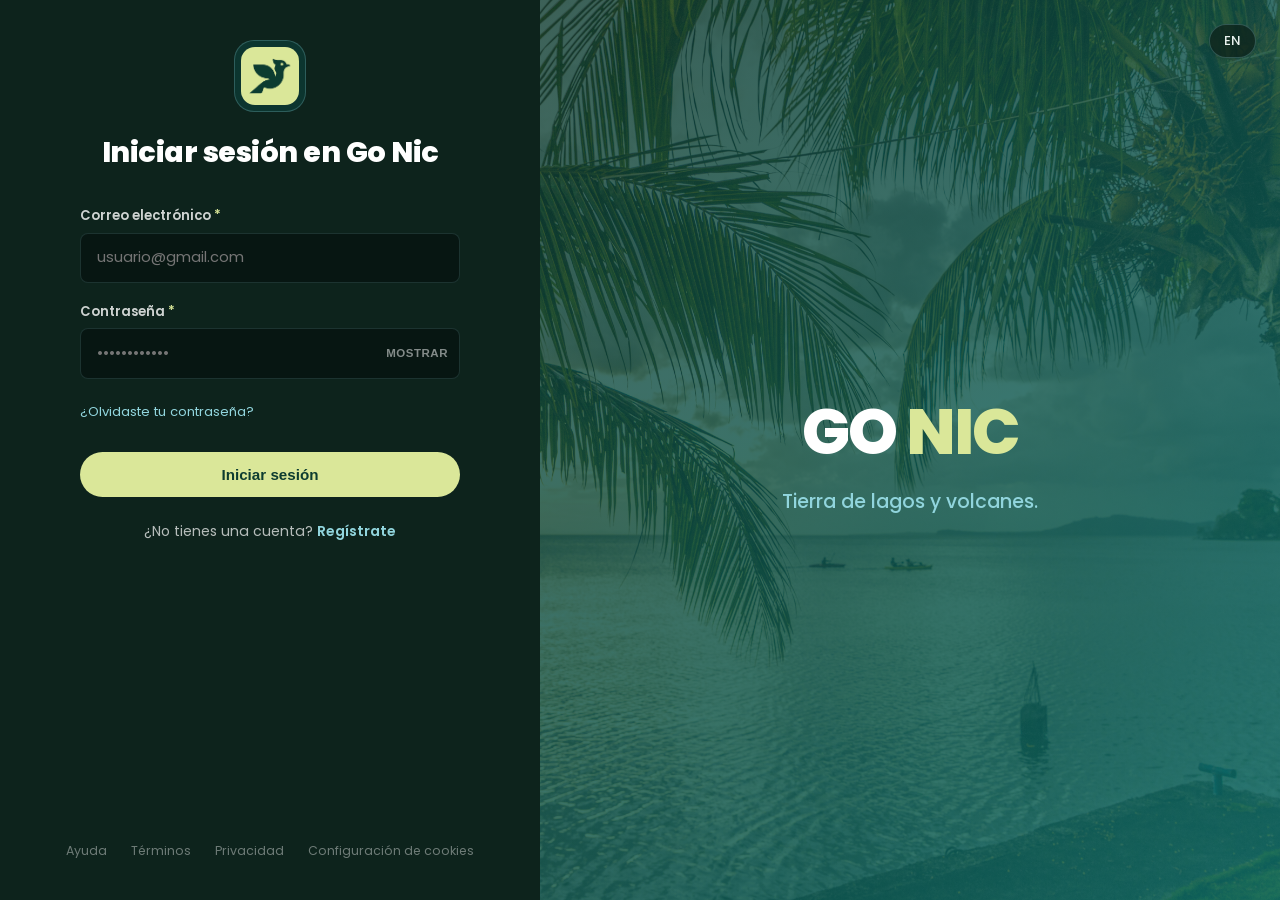
<file: HTML/login.html>
<!DOCTYPE html>
<html lang="es" data-theme="light">
<head>
    <meta charset="UTF-8">
    <meta name="viewport" content="width=device-width, initial-scale=1.0">
    <title>Go Nic - Autenticación</title>
    <link href="https://fonts.googleapis.com/css2?family=Poppins:wght@400;500;600;700;800&display=swap" rel="stylesheet">
    <link rel="stylesheet" href="../CSS/styles.css">
    <link rel="stylesheet" href="../CSS/login.css">
    <style>
        /* Estilo sutil para integrar el botón de idioma en la esquina superior */
        .lang-float-btn {
            position: absolute;
            top: 24px;
            right: 24px;
            background: rgba(13, 35, 28, 0.8);
            border: 1px solid rgba(145, 213, 221, 0.25);
            color: #E8F1EE;
            padding: 6px 14px;
            border-radius: 20px;
            font-family: 'Poppins', sans-serif;
            font-size: 13px;
            font-weight: 500;
            cursor: pointer;
            z-index: 10;
            transition: all 0.2s ease;
            box-shadow: 0 2px 4px rgba(0,0,0,0.1);
        }
        .lang-float-btn:hover {
            background: #DAE799;
            color: #0D3C30;
            border-color: #DAE799;
        }
        .page-translate-wrapper {
            opacity: 1;
            transition: opacity 0.5s cubic-bezier(0.16, 1, 0.3, 1), transform 0.5s cubic-bezier(0.16, 1, 0.3, 1);
            width: 100%;
            height: 100%;
        }
        .page-translate-wrapper.fade-out {
            opacity: 0;
            transform: translateY(-10px);
        }
    </style>
</head>
<body class="login-body">

    <!-- Botón flotante de idioma estético -->
    <button type="button" id="lang-toggle" class="lang-float-btn" aria-label="Cambiar idioma">
        <span id="lang-text">EN</span>
    </button>

    <div id="pageContent" class="page-translate-wrapper">
        <div class="split-screen">
            <!-- PANEL IZQUIERDO: FORMULARIO -->
            <main class="panel-form">
                <div class="form-header smooth-entry delay-1"></div>

                <div class="form-container">
                    <!-- Logo Oficial Centrado -->
                    <div class="brand-badge smooth-entry delay-2">
                        <img src="../ASSETS/pajarito.png" alt="Go Nic Logo" class="brand-logo-img">
                    </div>

                    <!-- CONTENEDOR DE TRANSICIÓN HORIZONTAL -->
                    <div class="auth-slider-wrapper">
                        
                        <!-- VISTA 1: INICIAR SESIÓN -->
                        <div id="loginView" class="auth-view active">
                            <h2 class="smooth-entry delay-3" data-i18n="login_title">Iniciar sesión en Go Nic</h2>

                            <form onsubmit="return false;">
                                <div class="field-group smooth-entry delay-4">
                                    <label for="login-email"><span data-i18n="label_email">Correo electrónico</span> <span class="asterisk">*</span></label>
                                    <input type="email" id="login-email" placeholder="usuario@gmail.com" required autocomplete="email">
                                </div>

                                <div class="field-group smooth-entry delay-5">
                                    <label for="login-password"><span data-i18n="label_pass">Contraseña</span> <span class="asterisk">*</span></label>
                                    <div class="input-password-wrapper">
                                        <input type="password" id="login-password" placeholder="••••••••••••" required>
                                        <button type="button" class="btn-toggle-show" data-target="login-password" data-i18n="btn_show">MOSTRAR</button>
                                    </div>
                                </div>

                                <div class="form-actions smooth-entry delay-5">
                                    <a href="#" class="link-subtle" data-i18n="link_forgot">¿Olvidaste tu contraseña?</a>
                                </div>

                                <button type="submit" class="btn-login-pill smooth-entry delay-6" data-i18n="btn_login">Iniciar sesión</button>

                                <!-- Botón de Registro en la parte inferior -->
                                <div class="switch-prompt smooth-entry delay-6">
                                    <p><span data-i18n="no_account">¿No tienes una cuenta?</span> <a href="#" id="goToRegister" class="link-highlight" data-i18n="link_register">Regístrate</a></p>
                                </div>
                            </form>
                        </div>

                        <!-- VISTA 2: REGISTRO -->
                        <div id="registerView" class="auth-view next">
                            <h2 class="smooth-entry delay-3" data-i18n="reg_title">Crear cuenta en Go Nic</h2>

                            <!-- FORMULARIO DE REGISTRO CONECTADO AL BACKEND -->
                            <form id="registerForm">
                                <div class="field-group smooth-entry delay-4">
                                    <label for="reg-name"><span data-i18n="label_fullname">Nombre completo</span> <span class="asterisk">*</span></label>
                                    <input type="text" id="reg-name" name="nombre" placeholder="Tu nombre" required>
                                </div>

                                <div class="field-group smooth-entry delay-4">
                                    <label for="reg-apellido"><span>Apellido</span> <span class="asterisk">*</span></label>
                                    <input type="text" id="reg-apellido" name="apellido" placeholder="Tu apellido" required>
                                </div>

                                <div class="field-group smooth-entry delay-4">
                                    <label for="reg-email"><span data-i18n="label_email">Correo electrónico</span> <span class="asterisk">*</span></label>
                                    <input type="email" id="reg-email" name="email" placeholder="usuario@gmail.com" required autocomplete="email">
                                </div>

                                <div class="field-group smooth-entry delay-5">
                                    <label for="reg-password"><span data-i18n="label_pass">Contraseña</span> <span class="asterisk">*</span></label>
                                    <div class="input-password-wrapper">
                                        <input type="password" id="reg-password" name="password" placeholder="••••••••••••" required>
                                        <button type="button" class="btn-toggle-show" data-target="reg-password" data-i18n="btn_show">MOSTRAR</button>
                                    </div>
                                </div>

                                <button type="submit" class="btn-login-pill smooth-entry delay-6" data-i18n="btn_register">Registrarse</button>

                                <!-- Botón de Volver al Login en la parte inferior -->
                                <div class="switch-prompt smooth-entry delay-6">
                                    <p><span data-i18n="has_account">¿Ya tienes una cuenta?</span> <a href="#" id="goToLogin" class="link-highlight" data-i18n="link_login">Inicia sesión</a></p>
                                </div>
                            </form>

                            <!-- CAJA DE VERIFICACIÓN DE CÓDIGO OCULTA -->
                            <div id="verifBox" style="display: none; margin-top: 20px; text-align: center;">
                                <h3 style="color: #fff; margin-bottom: 10px; font-size: 1.2rem;">Verifica tu correo</h3>
                                <p style="color: rgba(255,255,255,0.8); font-size: 0.85rem; margin-bottom: 15px;">Ingresa el código de 6 dígitos enviado a tu correo.</p>
                                <input type="text" id="codigoInput" placeholder="123456" maxlength="6" style="padding: 10px; width: 100%; margin-bottom: 15px; border-radius: 8px; border: 1.5px solid rgba(145, 213, 221, 0.25); background: #071612; color: #fff; text-align: center; font-size: 1.2rem; letter-spacing: 2px; outline: none;">
                                <button type="button" id="btnVerificar" class="btn-login-pill">Verificar Código</button>
                            </div>

                        </div>

                    </div>
                </div>

                <!-- Footer inferior -->
                <footer class="form-footer smooth-entry delay-7">
                    <a href="#" data-i18n="footer_help">Ayuda</a>
                    <a href="#" data-i18n="footer_terms">Términos</a>
                    <a href="#" data-i18n="footer_privacy">Privacidad</a>
                    <a href="#" data-i18n="footer_cookies">Configuración de cookies</a>
                </footer>
            </main>

            <!-- PANEL DERECHO: BANNER VISUAL -->
            <aside class="panel-banner smooth-banner">
                <div class="banner-content smooth-entry delay-3">
                    <h1 class="banner-logo">GO <span>NIC</span></h1>
                    <p class="banner-tagline" data-i18n="banner_tagline">Tierra de lagos y volcanes.</p>
                </div>
            </aside>
        </div>
    </div>

    <!-- Script de Transición, Ocultar Contraseña, Traducción y Backend -->
    <script>
        const translations = {
            es: {
                login_title: "Iniciar sesión en Go Nic",
                reg_title: "Crear cuenta en Go Nic",
                label_email: "Correo electrónico",
                label_pass: "Contraseña",
                label_fullname: "Nombre completo",
                btn_show: "MOSTRAR",
                btn_hide: "OCULTAR",
                link_forgot: "¿Olvidaste tu contraseña?",
                btn_login: "Iniciar sesión",
                btn_register: "Registrarse",
                no_account: "¿No tienes una cuenta?",
                has_account: "¿Ya tienes una cuenta?",
                link_register: "Regístrate",
                link_login: "Inicia sesión",
                footer_help: "Ayuda",
                footer_terms: "Términos",
                footer_privacy: "Privacidad",
                footer_cookies: "Configuración de cookies",
                banner_tagline: "Tierra de lagos y volcanes."
            },
            en: {
                login_title: "Sign in to Go Nic",
                reg_title: "Create account in Go Nic",
                label_email: "Email address",
                label_pass: "Password",
                label_fullname: "Full name",
                btn_show: "SHOW",
                btn_hide: "HIDE",
                link_forgot: "Forgot your password?",
                btn_login: "Sign in",
                btn_register: "Register",
                no_account: "Don't have an account?",
                has_account: "Already have an account?",
                link_register: "Sign up",
                link_login: "Sign in",
                footer_help: "Help",
                footer_terms: "Terms",
                footer_privacy: "Privacy",
                footer_cookies: "Cookie settings",
                banner_tagline: "Land of lakes and volcanoes."
            }
        };

        const langToggleBtn = document.getElementById('lang-toggle');
        const langText = document.getElementById('lang-text');
        const pageContent = document.getElementById('pageContent');

        function setLanguage(lang) {
            pageContent.classList.add('fade-out');

            setTimeout(() => {
                document.documentElement.setAttribute('lang', lang);
                localStorage.setItem('gonic-lang', lang);

                document.querySelectorAll('[data-i18n]').forEach(el => {
                    const key = el.getAttribute('data-i18n');
                    if (translations[lang] && translations[lang][key]) {
                        el.textContent = translations[lang][key];
                    }
                });

                if (langText) {
                    langText.textContent = lang === 'es' ? 'EN' : 'ES';
                }

                pageContent.classList.remove('fade-out');
            }, 300);
        }

        const savedLang = localStorage.getItem('gonic-lang') || 'es';
        setLanguage(savedLang);

        if (langToggleBtn) {
            langToggleBtn.addEventListener('click', () => {
                const currentLang = document.documentElement.getAttribute('lang') || 'es';
                setLanguage(currentLang === 'es' ? 'en' : 'es');
            });
        }

        // Mostrar / Ocultar Contraseña con soporte dinámico de texto
        document.querySelectorAll('.btn-toggle-show').forEach(btn => {
            btn.addEventListener('click', () => {
                const inputId = btn.getAttribute('data-target');
                const passInput = document.getElementById(inputId);
                const isPassword = passInput.type === 'password';
                passInput.type = isPassword ? 'text' : 'password';
                
                const currentLang = document.documentElement.getAttribute('lang') || 'es';
                if (isPassword) {
                    btn.textContent = translations[currentLang].btn_hide;
                } else {
                    btn.textContent = translations[currentLang].btn_show;
                }
            });
        });

        // Lógica de transición lateral
        const loginView = document.getElementById('loginView');
        const registerView = document.getElementById('registerView');
        const goToRegister = document.getElementById('goToRegister');
        const goToLogin = document.getElementById('goToLogin');

        goToRegister.addEventListener('click', (e) => {
            e.preventDefault();
            loginView.classList.remove('active');
            loginView.classList.add('exit-left');

            registerView.classList.remove('next', 'exit-right');
            registerView.classList.add('active');
        });

        goToLogin.addEventListener('click', (e) => {
            e.preventDefault();
            registerView.classList.remove('active');
            registerView.classList.add('exit-right');

            loginView.classList.remove('exit-left');
            loginView.classList.add('active');
        });

        // Lógica de Registro y Verificación con el Backend (XAMPP)
        let correoPendiente = '';

        document.getElementById('registerForm').addEventListener('submit', async (e) => {
            e.preventDefault();
            const formData = new FormData(e.target);
            correoPendiente = document.getElementById('reg-email').value;

            try {
                const response = await fetch('../BACKEND/registro_backend.php', {
                    method: 'POST',
                    body: formData
                });
                const result = await response.json();
                
                alert(result.message);
                if (result.status === 'success') {
                    // Ocultar los inputs del formulario y mostrar la caja de verificación del código
                    document.getElementById('registerForm').querySelectorAll('.field-group, button').forEach(el => el.style.display = 'none');
                    document.getElementById('verifBox').style.display = 'block';
                }
            } catch (error) {
                console.error('Error:', error);
                alert('Ocurrió un error al conectar con el servidor.');
            }
        });

        document.getElementById('btnVerificar').addEventListener('click', async () => {
            const codigo = document.getElementById('codigoInput').value;
            const formData = new FormData();
            formData.append('email', correoPendiente);
            formData.append('codigo', codigo);

            try {
                const response = await fetch('../BACKEND/verificar_codigo.php', {
                    method: 'POST',
                    body: formData
                });
                const result = await response.json();
                
                alert(result.message);
                if (result.status === 'success') {
                    window.location.reload();
                }
            } catch (error) {
                console.error('Error:', error);
                alert('Ocurrió un error al verificar el código.');
            }
        });
    </script>
</body>
</html>
</file>
<file: CSS/styles.css>
/* ==========================================
   GO NIC - BRAND SYSTEM & STYLES (UNIFICADO)
   ========================================== */

/* Variables globales */
:root, [data-theme="light"] {
    --color-dark: #0D3C30;
    --color-lime: #DAE799;
    --color-sky: #91D5DD;
    --color-teal: #0D6D69;
    
    --bg-body: #F4F8F7;
    --bg-header: #FFFFFF;
    --bg-card: #FFFFFF;
    --bg-card-header: rgba(145, 213, 221, 0.3);
    --bg-search: #FFFFFF;
    
    --text-primary: #0D3C30;
    --text-secondary: #0D6D69;
    --text-muted: #52796F;
    --border-card: rgba(145, 213, 221, 0.4);
    
    --radius-sm: 12px;
    --radius-md: 18px;
    --radius-pill: 50px;
    --transition: all 0.3s cubic-bezier(0.4, 0, 0.2, 1);
}

/* Tema Oscuro */
[data-theme="dark"] {
    --bg-body: #081613;
    --bg-header: #0e241f;
    --bg-card: #13322b;
    --bg-card-header: #1c3831;
    --bg-search: #13322b;
    
    --text-primary: #FFFFFF;
    --text-secondary: #FFFFFF;
    --text-muted: #94a3b8;
    --color-teal: #42b2a8;
    --border-card: rgba(145, 213, 221, 0.15);
}

/* Transiciones globales */
body, header, .category-card, .search-box, .btn-signin, .nav-theme-btn, .search-tabs li, .card-image-placeholder, .search-box input {
    transition: background-color 0.3s ease, color 0.3s ease, border-color 0.3s ease, box-shadow 0.3s ease, stroke 0.3s ease;
}

/* Base Reset */
* {
    margin: 0;
    padding: 0;
    box-sizing: border-box;
}

body {
    font-family: 'Poppins', sans-serif;
    background-color: var(--bg-body);
    color: var(--text-primary);
    overflow-x: hidden;
}

/* Header & Navigation */
header {
    background-color: var(--bg-header);
    box-shadow: 0 2px 12px rgba(0, 0, 0, 0.08);
    position: sticky;
    top: 0;
    z-index: 1000;
}

.nav-container {
    max-width: 1200px;
    margin: 0 auto;
    display: flex;
    justify-content: space-between;
    align-items: center;
    padding: 1.2rem 2rem;
}

.logo {
    font-size: 1.8rem;
    font-weight: 800;
    color: var(--text-primary);
    text-decoration: none;
    letter-spacing: -0.5px;
    display: flex;
    align-items: center;
    gap: 0.5rem;
}

.logo span {
    color: var(--color-teal);
}

.nav-links {
    display: flex;
    gap: 1.8rem;
    list-style: none;
    align-items: center;
}

.nav-links a {
    text-decoration: none;
    color: var(--text-primary);
    font-weight: 500;
    font-size: 0.95rem;
    transition: var(--transition);
}

.nav-links a:hover {
    color: var(--color-teal);
}

/* Botón de cambio de tema */
.nav-theme-btn {
    background: none;
    border: none;
    padding: 0;
    font-family: inherit;
    font-size: 0.95rem;
    font-weight: 500;
    color: var(--text-primary);
    cursor: pointer;
    display: flex;
    align-items: center;
    gap: 0.4rem;
}

.nav-theme-btn:hover {
    color: var(--color-teal);
}

/* Botón Iniciar Sesión */
.btn-signin {
    background-color: var(--color-dark);
    color: var(--color-lime) !important;
    padding: 0.65rem 1.6rem;
    border-radius: var(--radius-pill);
    font-weight: 600;
    transition: var(--transition);
}

[data-theme="dark"] .btn-signin {
    background-color: var(--color-lime);
    color: var(--color-dark) !important;
}

.btn-signin:hover {
    background-color: var(--color-teal);
    color: #FFFFFF !important;
    transform: translateY(-2px);
    box-shadow: 0 6px 16px rgba(13, 109, 105, 0.25);
}

/* Hero Section */
.hero {
    text-align: center;
    padding: 3.5rem 1rem 1.5rem;
    max-width: 800px;
    margin: 0 auto;
}

.hero h1 {
    font-size: 3.2rem;
    font-weight: 700;
    color: var(--text-primary);
    letter-spacing: -1px;
}

/* Barra de Búsqueda y Pestañas */
.search-bar-container {
    max-width: 820px; 
    margin: 0 auto 3.5rem;
    padding: 0 1rem;
}

.search-tabs {
    display: flex;
    justify-content: center;
    align-items: center;
    gap: 0.8rem;         
    margin-bottom: 1.2rem;
    list-style: none;
    overflow-x: auto;     
    scrollbar-width: none;
}

.search-tabs::-webkit-scrollbar {
    display: none;        
}

.search-tabs li {
    display: flex;
    align-items: center;
    gap: 0.5rem;
    font-weight: 600;
    font-size: 0.88rem;
    cursor: pointer;
    padding: 0.55rem 1.1rem;
    border-radius: var(--radius-pill);
    color: var(--text-primary);
    background-color: transparent;
    transition: var(--transition);
    white-space: nowrap;  
}

.search-tabs li svg {
    stroke: var(--text-primary);
}

.search-tabs li.active {
    background-color: var(--color-sky);
    color: #0D3C30;
}

.search-tabs li.active svg {
    stroke: #0D3C30;
}

.search-tabs li:hover:not(.active) {
    background-color: rgba(145, 213, 221, 0.25);
    color: var(--color-teal);
}

.search-box {
    display: flex;
    background: var(--bg-search);
    border: 2px solid var(--color-sky);
    border-radius: var(--radius-pill);
    padding: 0.4rem 0.4rem 0.4rem 1.5rem;
    align-items: center;
    box-shadow: 0 10px 30px rgba(0, 0, 0, 0.08);
}

.search-box svg {
    stroke: var(--text-primary);
}

.search-box input {
    flex: 1;
    border: none;
    outline: none;
    font-size: 0.98rem;
    font-family: inherit;
    color: var(--text-primary);
    background: transparent;
}

.search-box input::placeholder {
    color: var(--text-primary);
    opacity: 0.7;
}

.btn-search {
    background-color: var(--color-lime);
    color: #0D3C30;
    border: none;
    padding: 0.85rem 2.2rem;
    border-radius: var(--radius-pill);
    font-weight: 700;
    cursor: pointer;
    transition: var(--transition);
}

.btn-search:hover {
    background-color: #c8d880;
    transform: scale(1.02);
}

/* ==========================================
   DISEÑO UNIFICADO DE TARJETAS (CATEGORÍAS Y HOTELES)
   ========================================== */

.categories-section {
    max-width: 1200px;
    margin: 0 auto 4rem;
    padding: 0 2rem;
}

.categories-container h2 {
    font-size: 1.8rem;
    font-weight: 700;
    margin-bottom: 1.8rem;
    color: var(--text-primary);
}

.categories-grid {
    display: grid;
    grid-template-columns: repeat(auto-fill, minmax(250px, 1fr));
    gap: 1.8rem;
}

/* Tarjeta Base Unificada */
.category-card {
    background-color: var(--bg-card);
    border: 1px solid var(--border-card);
    border-radius: var(--radius-md);
    overflow: hidden;
    display: flex;
    flex-direction: column;
    text-align: left;
    cursor: pointer;
    box-shadow: 0 4px 14px rgba(0, 0, 0, 0.05);
    transition: var(--transition);
}

.category-card:hover {
    transform: translateY(-6px);
    border-color: var(--color-teal);
    box-shadow: 0 12px 26px rgba(0, 0, 0, 0.12);
}

/* Área superior de la imagen / SVG */
.card-image-placeholder {
    width: 100%;
    height: 150px;
    background-color: var(--bg-card-header);
    display: flex;
    align-items: center;
    justify-content: center;
    color: var(--color-teal);
}

/* Textos e Información interna */
.category-card h3 {
    font-size: 1.1rem;
    font-weight: 700;
    color: var(--text-primary);
    padding: 1.2rem 1.2rem 0.3rem 1.2rem;
    margin: 0;
}

.hotel-info-text {
    font-size: 0.85rem;
    color: var(--text-muted);
    padding: 0 1.2rem 0.5rem 1.2rem;
    margin: 0;
    display: flex;
    align-items: center;
    gap: 4px;
}

.hotel-rating {
    display: flex;
    align-items: center;
    gap: 3px;
    color: #f59e0b;
    padding: 0 1.2rem 0.5rem 1.2rem;
}

.hotel-rating span {
    font-size: 0.85rem;
    font-weight: 600;
    color: var(--text-primary);
    margin-left: 4px;
}

.hotel-price-tag {
    font-size: 0.92rem;
    color: var(--color-teal);
    font-weight: 500;
    padding: 0 1.2rem 1.2rem 1.2rem;
    margin-top: auto;
}

/* Banner Promocional */
.promo-section {
    max-width: 1200px;
    margin: 0 auto 5rem;
    padding: 0 2rem;
}

.promo-card {
    background-color: var(--color-lime);
    border-radius: 28px;
    display: grid;
    grid-template-columns: 1fr 1fr;
    overflow: hidden;
    box-shadow: 0 12px 32px rgba(0, 0, 0, 0.1);
}

[data-theme="dark"] .promo-card {
    background-color: #0e2f27;
}

.promo-media {
    background-color: var(--color-teal);
    min-height: 340px;
    display: flex;
    align-items: center;
    justify-content: center;
    color: var(--color-lime);
}

.promo-content {
    padding: 4rem 3.5rem;
    display: flex;
    flex-direction: column;
    justify-content: center;
}

.promo-content h2 {
    font-size: 2.6rem;
    font-weight: 800;
    color: var(--text-primary);
    margin-bottom: 1rem;
    line-height: 1.1;
}

.promo-content p {
    font-size: 1rem;
    color: var(--text-primary);
    opacity: 0.9;
    margin-bottom: 2rem;
    line-height: 1.6;
}

.btn-promo {
    background-color: var(--color-dark);
    color: #FFFFFF;
    padding: 1rem 2.2rem;
    border-radius: var(--radius-pill);
    text-decoration: none;
    font-weight: 600;
    width: fit-content;
    transition: var(--transition);
}

[data-theme="dark"] .btn-promo {
    background-color: var(--color-lime);
    color: var(--color-dark);
}

.btn-promo:hover {
    background-color: var(--color-teal);
    color: #FFFFFF !important;
    transform: translateY(-2px);
}

/* Animaciones */
.smooth-entry {
    opacity: 0;
    animation: smoothFadeUp 0.85s cubic-bezier(0.16, 1, 0.3, 1) forwards;
}
.delay-1 { animation-delay: 0.08s; }
.delay-2 { animation-delay: 0.16s; }
.delay-3 { animation-delay: 0.24s; }
.delay-4 { animation-delay: 0.32s; }
.delay-5 { animation-delay: 0.40s; }
.delay-6 { animation-delay: 0.48s; }

@keyframes smoothFadeUp {
    0% {
        opacity: 0;
        transform: translateY(22px) scale(0.98);
    }
    100% {
        opacity: 1;
        transform: translateY(0) scale(1);
    }
}

/* Responsivo */
@media (max-width: 900px) {
    .promo-card {
        grid-template-columns: 1fr;
    }
    .hero h1 {
        font-size: 2.4rem;
    }
    .nav-links {
        display: none;
    }
}
/* ==========================================
   pantalla de descubrir lugares
   ========================================== */

/* el texto chiquito de arriba */
.hero-badge {
    display: inline-block;
    background-color: var(--color-sky);
    color: #0D3C30;
    font-size: 0.82rem;
    font-weight: 700;
    padding: 0.35rem 1rem;
    border-radius: var(--radius-pill);
    margin-bottom: 0.8rem;
}

.hero-subtitle {
    color: var(--text-muted);
    margin-top: 0.6rem;
    font-size: 1.05rem;
    line-height: 1.5;
}

/* la barra con los botones de categorias */
.filter-container {
    max-width: 1050px;
    margin: 0 auto 2.5rem;
    padding: 0 1rem;
}

.filter-group {
    display: flex;
    justify-content: center;
    gap: 0.6rem;
    flex-wrap: wrap;
}

.filter-btn {
    background-color: var(--bg-card);
    border: 1px solid var(--border-card);
    color: var(--text-primary);
    padding: 0.55rem 1.3rem;
    border-radius: var(--radius-pill);
    font-size: 0.88rem;
    font-family: inherit;
    font-weight: 600;
    cursor: pointer;
    transition: var(--transition);
}

/* cambiar color si se selecciona la categoria */
.filter-btn.active, 
.filter-btn:hover {
    background-color: var(--color-teal);
    color: #FFFFFF;
    border-color: var(--color-teal);
}

/* caja general donde caen todas las tarjetas */
.destinations-wrapper {
    max-width: 1050px;
    margin: 0 auto 5rem;
    padding: 0 1.5rem;
    display: flex;
    flex-direction: column;
    gap: 2rem;
}

/* estilo de las cards */
.destination-card {
    background-color: var(--bg-card);
    border: 1px solid var(--border-card);
    border-radius: var(--radius-md);
    display: grid;
    grid-template-columns: 240px 1fr;
    overflow: hidden;
    box-shadow: 0 6px 20px rgba(0, 0, 0, 0.05);
    transition: var(--transition);
}

.destination-card:hover {
    border-color: var(--color-teal);
    box-shadow: 0 12px 28px rgba(0, 0, 0, 0.1);
}

/* la parte de la izquierda donde va el icono */
.card-sidebar {
    background-color: var(--bg-card-header);
    padding: 2.5rem 1.5rem;
    display: flex;
    flex-direction: column;
    align-items: center;
    justify-content: center;
    text-align: center;
    border-right: 1px solid var(--border-card);
}

.sidebar-icon-box {
    width: 68px;
    height: 68px;
    background-color: var(--bg-card);
    border-radius: 50%;
    display: flex;
    align-items: center;
    justify-content: center;
    color: var(--color-teal);
    margin-bottom: 1rem;
    box-shadow: 0 4px 12px rgba(0, 0, 0, 0.06);
}

.sidebar-label {
    font-size: 0.82rem;
    font-weight: 700;
    color: var(--color-teal);
    text-transform: uppercase;
    letter-spacing: 0.5px;
}

/* el contenido fuerte de la derecha */
.card-main {
    padding: 2rem 2.2rem;
    display: flex;
    flex-direction: column;
}

.card-header {
    display: flex;
    justify-content: space-between;
    align-items: baseline;
    margin-bottom: 0.8rem;
    flex-wrap: wrap;
    gap: 0.5rem;
}

.destination-title {
    font-size: 1.55rem;
    font-weight: 700;
    color: var(--text-primary);
}

.destination-location {
    font-size: 0.88rem;
    font-weight: 600;
    color: var(--text-muted);
}

.destination-description {
    font-size: 0.94rem;
    line-height: 1.6;
    color: var(--text-primary);
    opacity: 0.9;
    margin-bottom: 1.5rem;
}

/* cuadritos de clima, acceso y costo */
.info-grid {
    display: grid;
    grid-template-columns: repeat(3, 1fr);
    gap: 0.8rem;
    margin-bottom: 1.5rem;
}

.info-item {
    background-color: var(--bg-body);
    padding: 0.75rem 1rem;
    border-radius: var(--radius-sm);
    border: 1px solid var(--border-card);
    display: flex;
    flex-direction: column;
}

.info-item.full-width {
    grid-column: span 3;
}

.info-label {
    font-size: 0.73rem;
    text-transform: uppercase;
    font-weight: 700;
    color: var(--text-muted);
    margin-bottom: 0.2rem;
}

.info-val {
    font-size: 0.88rem;
    font-weight: 600;
    color: var(--text-primary);
}

/* la lista de cosas que hacer al final de la card */
.highlights-section {
    border-top: 1px dashed var(--border-card);
    padding-top: 1.2rem;
    margin-top: auto;
}

.highlights-title {
    font-size: 0.9rem;
    font-weight: 700;
    color: var(--color-teal);
    margin-bottom: 0.6rem;
}

.highlights-list {
    list-style: none;
    display: flex;
    flex-direction: column;
    gap: 0.4rem;
}

.highlights-list li {
    font-size: 0.88rem;
    color: var(--text-primary);
    position: relative;
    padding-left: 1.2rem;
}

/* las vinetas bonitas de la lista */
.highlights-list li::before {
    content: "•";
    color: var(--color-teal);
    font-weight: bold;
    font-size: 1.3rem;
    position: absolute;
    left: 0;
    top: -3px;
}

/* arreglos para cel */
@media (max-width: 820px) {
    .destination-card {
        grid-template-columns: 1fr;
    }
    
    .card-sidebar {
        border-right: none;
        border-bottom: 1px solid var(--border-card);
        padding: 1.8rem 1.5rem;
    }

    .card-main {
        padding: 1.5rem;
    }
    
    .info-grid {
        grid-template-columns: 1fr;
    }
    
    .info-item.full-width {
        grid-column: span 1;
    }
}

/* Contenedor de la imagen real en las tarjetas de hoteles */
.card-image-container {
    width: 100%;
    height: 160px;
    overflow: hidden;
    border-top-left-radius: inherit;
    border-top-right-radius: inherit;
}

/* Ajuste de la imagen para que llene el espacio sin deformarse */
.card-real-img {
    width: 100%;
    height: 100%;
    object-fit: cover;
    display: block;
    transition: transform 0.3s ease;
}

/* Efecto de zoom sutil al pasar el cursor por encima de la tarjeta */
.category-card:hover .card-real-img {
    transform: scale(1.05);
}

/* Área de contenido inferior dentro de la tarjeta de hotel */
.card-content-area {
    padding: 15px;
    display: flex;
    flex-direction: column;
    gap: 6px;
}

.hotel-info-text {
    font-size: 0.85rem;
    opacity: 0.7;
    margin: 0;
}

.hotel-rating {
    display: flex;
    align-items: center;
    gap: 3px;
    font-size: 0.85rem;
    font-weight: 600;
    color: #f59e0b; /* Color estrella */
}

.hotel-rating span {
    margin-left: 5px;
    color: inherit;
}

.hotel-price-tag {
    font-size: 0.9rem;
    margin-top: 4px;
}


[data-theme="dark"] input,
[data-theme="dark"] textarea {
    background-color: #22252a !important;
    color: #ffffff !important;
    border-color: #3a3f47 !important;
}

[data-theme="dark"] input::placeholder,
[data-theme="dark"] textarea::placeholder {
    color: #9aa0a6 !important;
}


/* Contenedor general de la tarjeta para mantener orden */
.hotel-card {
  display: flex;
  flex-direction: column;
  background: #121212; /* Ajusta según tu paleta */
  border-radius: 12px;
  overflow: hidden;
  /* ...otros estilos de tarjeta... */
}

.hotel-content {
  padding: 16px;
  display: flex;
  flex-direction: column;
  gap: 8px; /* Espaciado uniforme entre elementos */
}

/* Encabezado: Título y estrellas a la misma altura */
.hotel-header {
  display: flex;
  justify-content: space-between;
  align-items: center; /* Centra verticalmente el título y las estrellas */
  width: 100%;
}

.hotel-title {
  font-size: 1.1rem;
  color: #ffffff;
  margin: 0;
}

/* Estilo para las estrellas (similares en grosor/tamaño a los iconos del menú) */
.hotel-stars {
  display: flex;
  gap: 2px;
}

.hotel-stars .star {
  font-size: 16px; /* Ajusta para que coincida con el tamaño visual de tus iconos */
  color: #ffc107;  /* Color de estrella o el mismo tono de tus iconos si son SVG monocromáticos */
}

/* Sección de reseñas */
.hotel-reviews {
  display: flex;
  align-items: center;
  gap: 6px;
  font-size: 0.9rem;
  color: #b0b0b0;
}

.hotel-reviews .score {
  font-weight: bold;
  color: #ffffff;
}

/* Sección de precio alineada */
.hotel-footer {
  display: flex;
  align-items: baseline;
  gap: 4px;
  margin-top: 4px;
}

.hotel-footer .price {
  font-size: 1.2rem;
  font-weight: bold;
  color: #4db6ac; /* Color de acento similar al botón de hoteles */
}

.hotel-footer .night {
  font-size: 0.85rem;
  color: #888888;
}

/* Ajuste contenedor interno de la tarjeta de hotel */
.card-content-area {
    padding: 16px;
    display: flex;
    flex-direction: column;
    flex-grow: 1; /* Obliga a que todas las tarjetas ocupen el mismo espacio vertical */
}

/* Fila superior: Título y Calificación/Estrella a la misma altura */
.hotel-header-row {
    display: flex;
    justify-content: space-between;
    align-items: center;
    width: 100%;
    margin-bottom: 4px;
}

.hotel-header-row h3.hotel-title {
    font-size: 1.05rem;
    font-weight: 700;
    margin: 0;
    padding: 0;
    color: var(--text-primary);
}

/* Estilo unificado para el icono vectorial de la estrella */
.hotel-rating {
    display: inline-flex;
    align-items: center;
    gap: 3px;
    font-weight: 600;
    font-size: 0.88rem;
    color: #eab308; /* Tono dorado idéntico al solicitado */
    flex-shrink: 0;
}

.hotel-rating svg {
    width: 15px;
    height: 15px;
    fill: #eab308;
    color: #eab308;
}

.hotel-rating span {
    color: var(--text-primary);
    margin-left: 2px;
}

/* Texto de reseña / ubicación */
.hotel-info-text {
    font-size: 0.85rem;
    color: var(--text-muted);
    margin: 0 0 auto 0; /* Empuja los elementos inferiores hacia abajo si hay espacio */
    padding: 0;
}

/* Fila inferior para el precio */
.hotel-footer-row {
    margin-top: 12px;
    padding-top: 8px;
    border-top: 1px solid var(--border-card); /* Opcional: línea sutil separadora */
}

.hotel-price-tag {
    font-size: 0.92rem;
    color: var(--color-teal);
    font-weight: 500;
    margin: 0;
    padding: 0;
}

/* ================= CORRECCIÓN GLOBAL DE TEMAS (CLARO / OSCURO) ================= */
    
    /* Forzar tarjetas de hoteles según el atributo del documento */
    [data-theme="dark"] .hotel-card {
        background-color: rgb(13, 60, 48) !important;
        color: #f8fafc !important;
        border: 1px solid rgba(37, 12, 12, 0.068) !important;
    }
    [data-theme="dark"] .hotel-card .hotel-info-text {
        color: #f1f1f1 !important;
    }
    [data-theme="dark"] .hotel-card h3 {
        color: #f8fafc !important;
    }
    [data-theme="dark"] .hotel-card .hotel-price-tag {
        color: #f8fafc !important;
    }

    [data-theme="light"] .hotel-card {
        background-color: #ffffff !important;
        color: #2152a1 !important;
        border: 1px solid #e2e8f0 !important;
    }
    [data-theme="light"] .hotel-card .hotel-info-text {
        color: #0c1c31 !important;
    }
    [data-theme="light"] .hotel-card h3 {
        color: #2c3b52 !important;
    }
    [data-theme="light"] .hotel-card .hotel-price-tag {
        color: #1e293b !important;
    }

    /* Adaptación total del Modal de Detalles para Modo Oscuro y Claro */
    [data-theme="dark"] .hotel-modal-content {
        background-color: #1e293b !important;
        color: #f8fafc !important;
        border: 1px solid rgba(255, 255, 255, 0.12);
    }
    [data-theme="dark"] .modal-title {
        color: #f8fafc !important;
    }
    [data-theme="dark"] .modal-location {
        color: #94a3b8 !important;
    }
    [data-theme="dark"] .modal-description {
        color: #cbd5e1 !important;
    }
    [data-theme="dark"] .modal-calendar-section {
        border-top-color: rgba(255, 255, 255, 0.1) !important;
    }
    [data-theme="dark"] .modal-calendar-section h4 {
        color: #f8fafc !important;
    }
    [data-theme="dark"] .date-input-group label {
        color: #94a3b8 !important;
    }
    [data-theme="dark"] .date-input-group input {
        background: #1b253b !important;
        color: #f8fafc !important;
        border-color: #0063ee !important;
    }

    [data-theme="light"] .hotel-modal-content {
        background-color: #ffffff !important;
        color: #0754cf !important;
        border: 1px solid #e2e8f0;
    }
/* ================= CORRECCIÓN DE LA BARRA DE BÚSQUEDA ================= */
    .search-box {
        position: relative;
        display: flex;
        align-items: center;
        background: var(--card-bg, #ffffff);
        border: 2px solid var(--border-color, #cbd5e1);
        border-radius: 50px;
        padding: 6px 8px 6px 18px;
        max-width: 650px;
        margin: 0 auto;
        box-shadow: 0 4px 12px rgba(0, 0, 0, 0.05);
        transition: border-color 0.2s ease, box-shadow 0.2s ease;
    }

    /* Forzar colores correctos de la barra según el tema */
    [data-theme="dark"] .search-box {
        background: #0f172a !important;
        border-color: #334155 !important;
    }

    [data-theme="light"] .search-box {
        background: #ffffff !important;
        border-color: #cbd5e1 !important;
    }

    /* Estado de enfoque (cuando haces clic para escribir) */
    .search-box:focus-within {
        border-color: var(--primary-color, #0284c7) !important;
        box-shadow: 0 0 0 4px rgba(2, 132, 199, 0.15);
    }

    .search-box svg {
        color: var(--text-muted, #64748b);
        min-width: 20px;
        margin-right: 12px;
    }

    .search-box input {
        flex: 1;
        border: none !important;
        background: transparent !important;
        outline: none !important;
        font-family: 'Poppins', sans-serif;
        font-size: 1rem;
        color: var(--text-color, #1e293b);
        padding: 8px 0;
        box-shadow: none !important;
    }

    [data-theme="dark"] .search-box input {
        color: #f8fafc !important;
    }

    [data-theme="dark"] .search-box input::placeholder {
        color: #94a3b8 !important;
    }

    .search-box .btn-search {
        background: var(--primary-color, #DAE799);
        color: rgb(13, 60, 48);
        border: none;
        padding: 10px 24px;
        border-radius: 30px;
        font-family: 'Poppins', sans-serif;
        font-weight: 600;
        cursor: pointer;
        transition: opacity 0.2s;
    }

    .search-box .btn-search:hover {
        opacity: 0.9;
    }

    /* ==========================================
   ADAPTACIONES RESPONSIVAS PARA MÓVILES
   ========================================== */

@media (max-width: 768px) {
    /* 1. Header y Navegación */
    .nav-container {
        padding: 1rem;
        flex-direction: column;
        gap: 12px;
    }

    .nav-links {
        display: flex;
        flex-wrap: wrap;
        justify-content: center;
        gap: 10px 14px;
        width: 100%;
        padding-top: 5px;
        border-top: 1px solid var(--border-card, #e2e8f0);
    }

    .nav-links a, 
    .nav-theme-btn {
        font-size: 0.85rem;
    }

    .btn-signin {
        padding: 0.4rem 1rem;
        font-size: 0.85rem;
    }

    /* 2. Sección Hero */
    .hero {
        padding: 2rem 1rem 1rem;
    }

    .hero h1 {
        font-size: 2rem;
        letter-spacing: -0.5px;
    }

    /* 3. Barra de Búsqueda */
    .search-bar-container {
        margin-bottom: 2rem;
        padding: 0 12px;
    }

    .search-tabs {
        justify-content: flex-start;
        padding-bottom: 6px;
    }

    .search-tabs li {
        font-size: 0.8rem;
        padding: 5px 10px;
    }

    .search-box {
        flex-direction: column;
        background: transparent !important;
        border: none !important;
        box-shadow: none !important;
        padding: 0;
        gap: 10px;
    }

    .search-box input {
        width: 100%;
        background: var(--bg-search, #ffffff) !important;
        border: 2px solid var(--border-color, #cbd5e1) !important;
        border-radius: 30px !important;
        padding: 12px 16px 12px 42px !important;
        font-size: 0.95rem;
    }

    [data-theme="dark"] .search-box input {
        background: #0f172a !important;
        border-color: #334155 !important;
    }

    .search-box svg {
        position: absolute;
        top: 15px;
        left: 16px;
        z-index: 2;
    }

    .search-box .btn-search {
        width: 100%;
        padding: 12px;
        border-radius: 30px;
    }

    /* 4. Filtros de Hoteles y Cuadrículas */
    .hotel-filter-bar {
        justify-content: flex-start;
        overflow-x: auto;
        flex-wrap: nowrap;
        padding-bottom: 8px;
        scrollbar-width: none;
    }

    .hotel-filter-bar::-webkit-scrollbar {
        display: none;
    }

    .categories-section {
        padding: 0 12px;
        margin-bottom: 3rem;
    }

    .categories-grid {
        grid-template-columns: 1fr;
        gap: 16px;
    }

    /* 5. Modal de Detalles Adaptado a Pantallas Pequeñas */
    .hotel-modal-overlay {
        padding: 10px;
        align-items: flex-end; /* Se acomoda mejor en móviles estilo hoja inferior (bottom-sheet) */
    }

    .hotel-modal-content {
        max-height: 88vh;
        border-bottom-left-radius: 0;
        border-bottom-right-radius: 0;
        border-top-left-radius: 24px;
        border-top-right-radius: 24px;
    }

    .modal-img {
        height: 200px;
    }

    .modal-body {
        padding: 20px;
        gap: 14px;
    }

    .modal-title {
        font-size: 1.35rem;
    }

    .modal-price {
        font-size: 1.15rem;
    }

    .date-inputs-grid {
        grid-template-columns: 1fr; /* Apila fecha de entrada y salida verticalmente */
        gap: 10px;
    }

    /* 6. Banner Promocional */
    .promo-section {
        padding: 0 12px;
    }

    .promo-content {
        padding: 2.5rem 1.5rem;
    }

    .promo-content h2 {
        font-size: 1.8rem;
    }
}
</file>
<file: CSS/descubrir.css>
/* ==========================================
   GO NIC - ESTILOS DE DESTINOS (DESCUBRIR)
   Utiliza las variables definidas en styles.css
   ========================================== */

/* Subtítulo Hero & Badge */
.hero-badge {
    display: inline-block;
    background-color: var(--color-sky);
    color: #0D3C30;
    font-size: 0.82rem;
    font-weight: 700;
    padding: 0.35rem 1rem;
    border-radius: var(--radius-pill);
    margin-bottom: 0.8rem;
}

.hero-subtitle {
    color: var(--text-muted);
    margin-top: 0.6rem;
    font-size: 1.05rem;
    line-height: 1.5;
}

/* Filtros de Categoría */
.filter-container {
    max-width: 1050px;
    margin: 0 auto 2.5rem;
    padding: 0 1rem;
}

.filter-group {
    display: flex;
    justify-content: center;
    gap: 0.6rem;
    flex-wrap: wrap;
}

.filter-btn {
    background-color: var(--bg-card);
    border: 1px solid var(--border-card);
    color: var(--text-primary);
    padding: 0.55rem 1.3rem;
    border-radius: var(--radius-pill);
    font-size: 0.88rem;
    font-family: inherit;
    font-weight: 600;
    cursor: pointer;
    transition: var(--transition);
}

.filter-btn.active, 
.filter-btn:hover {
    background-color: var(--color-teal);
    color: #FFFFFF;
    border-color: var(--color-teal);
}

/* Envoltorio principal de tarjetas */
.destinations-wrapper {
    max-width: 1050px;
    margin: 0 auto 5rem;
    padding: 0 1.5rem;
    display: flex;
    flex-direction: column;
    gap: 2rem;
}

/* Tarjeta Principal de Destino */
.destination-card {
    background-color: var(--bg-card);
    border: 1px solid var(--border-card);
    border-radius: var(--radius-md);
    display: grid;
    grid-template-columns: 240px 1fr;
    overflow: hidden;
    box-shadow: 0 6px 20px rgba(0, 0, 0, 0.05);
    transition: var(--transition);
}

.destination-card:hover {
    border-color: var(--color-teal);
    box-shadow: 0 12px 28px rgba(0, 0, 0, 0.1);
}

/* Sidebar lateral de la tarjeta */
.card-sidebar {
    background-color: var(--bg-card-header);
    padding: 2.5rem 1.5rem;
    display: flex;
    flex-direction: column;
    align-items: center;
    justify-content: center;
    text-align: center;
    border-right: 1px solid var(--border-card);
}

.sidebar-icon-box {
    width: 68px;
    height: 68px;
    background-color: var(--bg-card);
    border-radius: 50%;
    display: flex;
    align-items: center;
    justify-content: center;
    color: var(--color-teal);
    margin-bottom: 1rem;
    box-shadow: 0 4px 12px rgba(0, 0, 0, 0.06);
}

.sidebar-label {
    font-size: 0.82rem;
    font-weight: 700;
    color: var(--color-teal);
    text-transform: uppercase;
    letter-spacing: 0.5px;
}

/* Contenido Principal de la Tarjeta */
.card-main {
    padding: 2rem 2.2rem;
    display: flex;
    flex-direction: column;
}

.card-header {
    display: flex;
    justify-content: space-between;
    align-items: baseline;
    margin-bottom: 0.8rem;
    flex-wrap: wrap;
    gap: 0.5rem;
}

.destination-title {
    font-size: 1.55rem;
    font-weight: 700;
    color: var(--text-primary);
}

.destination-location {
    font-size: 0.88rem;
    font-weight: 600;
    color: var(--text-muted);
}

.destination-description {
    font-size: 0.94rem;
    line-height: 1.6;
    color: var(--text-primary);
    opacity: 0.9;
    margin-bottom: 1.5rem;
}

/* Cuadrícula de Información Técnica (Info-Grid) */
.info-grid {
    display: grid;
    grid-template-columns: repeat(3, 1fr);
    gap: 0.8rem;
    margin-bottom: 1.5rem;
}

.info-item {
    background-color: var(--bg-body);
    padding: 0.75rem 1rem;
    border-radius: var(--radius-sm);
    border: 1px solid var(--border-card);
    display: flex;
    flex-direction: column;
}

.info-item.full-width {
    grid-column: span 3;
}

.info-label {
    font-size: 0.73rem;
    text-transform: uppercase;
    font-weight: 700;
    color: var(--text-muted);
    margin-bottom: 0.2rem;
}

.info-val {
    font-size: 0.88rem;
    font-weight: 600;
    color: var(--text-primary);
}

/* Sección de actividades destacadas */
.highlights-section {
    border-top: 1px dashed var(--border-card);
    padding-top: 1.2rem;
    margin-top: auto;
}

.highlights-title {
    font-size: 0.9rem;
    font-weight: 700;
    color: var(--color-teal);
    margin-bottom: 0.6rem;
}

.highlights-list {
    list-style: none;
    display: flex;
    flex-direction: column;
    gap: 0.4rem;
}

.highlights-list li {
    font-size: 0.88rem;
    color: var(--text-primary);
    position: relative;
    padding-left: 1.2rem;
}

.highlights-list li::before {
    content: "•";
    color: var(--color-teal);
    font-weight: bold;
    font-size: 1.3rem;
    position: absolute;
    left: 0;
    top: -3px;
}

/* Adaptabilidad Móvil */
@media (max-width: 820px) {
    .destination-card {
        grid-template-columns: 1fr;
    }
    
    .card-sidebar {
        border-right: none;
        border-bottom: 1px solid var(--border-card);
        padding: 1.8rem 1.5rem;
    }

    .card-main {
        padding: 1.5rem;
    }
    
    .info-grid {
        grid-template-columns: 1fr;
    }
    
    .info-item.full-width {
        grid-column: span 1;
    }
}

/* ==========================================
   pantalla de descubrir lugares
   ========================================== */

/* el texto chiquito de arriba */
.hero-badge {
    display: inline-block;
    background-color: var(--color-sky);
    color: #0D3C30;
    font-size: 0.82rem;
    font-weight: 700;
    padding: 0.35rem 1rem;
    border-radius: var(--radius-pill);
    margin-bottom: 0.8rem;
}

.hero-subtitle {
    color: var(--text-muted);
    margin-top: 0.6rem;
    font-size: 1.05rem;
    line-height: 1.5;
}

/* la barra con los botones de categorias */
.filter-container {
    max-width: 1050px;
    margin: 0 auto 2.5rem;
    padding: 0 1rem;
}

.filter-group {
    display: flex;
    justify-content: center;
    gap: 0.6rem;
    flex-wrap: wrap;
}

.filter-btn {
    background-color: var(--bg-card);
    border: 1px solid var(--border-card);
    color: var(--text-primary);
    padding: 0.55rem 1.3rem;
    border-radius: var(--radius-pill);
    font-size: 0.88rem;
    font-family: inherit;
    font-weight: 600;
    cursor: pointer;
    transition: var(--transition);
}

/* cambiar color si se selecciona la categoria */
.filter-btn.active, 
.filter-btn:hover {
    background-color: var(--color-teal);
    color: #FFFFFF;
    border-color: var(--color-teal);
}

/* caja general donde caen todas las tarjetas */
.destinations-wrapper {
    max-width: 1050px;
    margin: 0 auto 5rem;
    padding: 0 1.5rem;
    display: flex;
    flex-direction: column;
    gap: 2rem;
}

/* estilo de las cards */
.destination-card {
    background-color: var(--bg-card);
    border: 1px solid var(--border-card);
    border-radius: var(--radius-md);
    display: grid;
    grid-template-columns: 240px 1fr;
    overflow: hidden;
    box-shadow: 0 6px 20px rgba(0, 0, 0, 0.05);
    transition: var(--transition);
}

.destination-card:hover {
    border-color: var(--color-teal);
    box-shadow: 0 12px 28px rgba(0, 0, 0, 0.1);
}

/* la parte de la izquierda donde va el icono */
.card-sidebar {
    background-color: var(--bg-card-header);
    padding: 2.5rem 1.5rem;
    display: flex;
    flex-direction: column;
    align-items: center;
    justify-content: flex-start;
    text-align: center;
    border-right: 1px solid var(--border-card);
}

.sidebar-icon-box {
    width: 68px;
    height: 68px;
    background-color: var(--bg-card);
    border-radius: 50%;
    display: flex;
    align-items: center;
    justify-content: center;
    color: var(--color-teal);
    margin-bottom: 1rem;
    box-shadow: 0 4px 12px rgba(0, 0, 0, 0.06);
}

.sidebar-label {
    font-size: 0.82rem;
    font-weight: 700;
    color: var(--color-teal);
    text-transform: uppercase;
    letter-spacing: 0.5px;
}

/* el contenido fuerte de la derecha */
.card-main {
    padding: 2rem 2.2rem;
    display: flex;
    flex-direction: column;
}

/* imagen principal del destino */
.destination-hero-img {
    width: 100%;
    height: 200px;
    border-radius: var(--radius-sm);
    overflow: hidden;
    margin-bottom: 1.2rem;
}

.destination-hero-img img {
    width: 100%;
    height: 100%;
    object-fit: cover;
    transition: transform 0.3s ease;
}

.destination-card:hover .destination-hero-img img {
    transform: scale(1.03);
}

.card-header {
    display: flex;
    justify-content: space-between;
    align-items: baseline;
    margin-bottom: 0.8rem;
    flex-wrap: wrap;
    gap: 0.5rem;
}

.destination-title {
    font-size: 1.55rem;
    font-weight: 700;
    color: var(--text-primary);
}

.destination-location {
    font-size: 0.88rem;
    font-weight: 600;
    color: var(--text-muted);
    display: flex;
    align-items: center;
    gap: 0.3rem;
}

.destination-description {
    font-size: 0.94rem;
    line-height: 1.6;
    color: var(--text-primary);
    opacity: 0.9;
    margin-bottom: 1.5rem;
}

/* cuadritos de clima, acceso y costo */
.info-grid {
    display: grid;
    grid-template-columns: repeat(3, 1fr);
    gap: 0.8rem;
    margin-bottom: 1.5rem;
}

.info-item {
    background-color: var(--bg-body);
    padding: 0.75rem 1rem;
    border-radius: var(--radius-sm);
    border: 1px solid var(--border-card);
    display: flex;
    flex-direction: column;
}

.info-label {
    font-size: 0.73rem;
    text-transform: uppercase;
    font-weight: 700;
    color: var(--text-muted);
    margin-bottom: 0.2rem;
}

.info-val {
    font-size: 0.88rem;
    font-weight: 600;
    color: var(--text-primary);
}

/* seccion de tarjetas de actividades con foto */
.highlights-section {
    border-top: 1px dashed var(--border-card);
    padding-top: 1.2rem;
    margin-top: auto;
}

.highlights-title {
    font-size: 0.9rem;
    font-weight: 700;
    color: var(--color-teal);
    margin-bottom: 0.8rem;
}

.activities-grid {
    display: grid;
    grid-template-columns: repeat(2, 1fr);
    gap: 1rem;
}

.activity-card {
    display: flex;
    background-color: var(--bg-body);
    border: 1px solid var(--border-card);
    border-radius: var(--radius-sm);
    overflow: hidden;
    align-items: center;
    gap: 0.8rem;
    padding-right: 0.8rem;
}

.activity-card img {
    width: 75px;
    height: 75px;
    object-fit: cover;
    flex-shrink: 0;
}

.activity-info h4 {
    font-size: 0.85rem;
    font-weight: 700;
    color: var(--text-primary);
    margin-bottom: 0.2rem;
}

.activity-info p {
    font-size: 0.78rem;
    color: var(--text-muted);
    line-height: 1.3;
}

/* arreglos para cel */
@media (max-width: 820px) {
    .destination-card {
        grid-template-columns: 1fr;
    }
    
    .card-sidebar {
        border-right: none;
        border-bottom: 1px solid var(--border-card);
        padding: 1.8rem 1.5rem;
    }

    .card-main {
        padding: 1.5rem;
    }

    .destination-hero-img {
        height: 160px;
    }
    
    .info-grid {
        grid-template-columns: 1fr;
    }

    .activities-grid {
        grid-template-columns: 1fr;
    }
}
</file>
<file: CSS/login.css>
.login-body {
    margin: 0;
    padding: 0;
    background-color: #0A1E18;
    color: #E8F1EE;
    font-family: 'Poppins', sans-serif;
    min-height: 100vh;
}

.split-screen {
    display: flex;
    min-height: 100vh;
    width: 100vw;
}

/* --- PANEL IZQUIERDO --- */
.panel-form {
    flex: 1;
    background-color: #0D231C;
    display: flex;
    flex-direction: column;
    justify-content: space-between;
    padding: 2.5rem 3rem;
    max-width: 540px;
    box-sizing: border-box;
}

.form-header {
    text-align: center;
    font-size: 0.88rem;
    color: rgba(255, 255, 255, 0.7);
}

.link-highlight {
    color: #91D5DD;
    text-decoration: none;
    font-weight: 600;
}

.link-highlight:hover {
    text-decoration: underline;
}

.form-container {
    max-width: 380px;
    width: 100%;
    margin: 0 auto;
    text-align: center;
}

.brand-badge {
    width: 72px;
    height: 72px;
    background: rgba(13, 109, 105, 0.25);
    border: 1px solid rgba(145, 213, 221, 0.25);
    border-radius: 20px;
    display: flex;
    align-items: center;
    justify-content: center;
    margin: 0 auto 1.2rem auto;
    padding: 6px;
    overflow: hidden;
}

.brand-logo-img {
    width: 100%;
    height: 100%;
    object-fit: cover;
    border-radius: 14px;
}

.form-container h2 {
    font-size: 1.8rem;
    font-weight: 800;
    margin-bottom: 2rem;
    color: #FFFFFF;
    letter-spacing: -0.5px;
    text-align: center;
}

.field-group, .form-actions {
    text-align: left;
}

.field-group {
    display: flex;
    flex-direction: column;
    gap: 0.4rem;
    margin-bottom: 1.2rem;
}

.field-group label {
    font-size: 0.82rem;
    font-weight: 600;
    color: rgba(255, 255, 255, 0.8);
}

.asterisk {
    color: #DAE799;
}

.field-group input {
    background-color: #071612;
    border: 1.5px solid rgba(145, 213, 221, 0.15);
    border-radius: 8px;
    padding: 0.85rem 1rem;
    color: #FFFFFF;
    font-size: 0.92rem;
    font-family: inherit;
    outline: none;
    transition: all 0.2s ease;
}

.field-group input:focus {
    border-color: #91D5DD;
    box-shadow: 0 0 0 3px rgba(145, 213, 221, 0.1);
}

.input-password-wrapper {
    position: relative;
    display: flex;
    align-items: center;
}

.input-password-wrapper input {
    width: 100%;
    padding-right: 5rem;
}

.btn-toggle-show {
    position: absolute;
    right: 12px;
    background: none;
    border: none;
    color: rgba(255, 255, 255, 0.5);
    font-size: 0.72rem;
    font-weight: 700;
    letter-spacing: 0.5px;
    cursor: pointer;
    transition: color 0.2s ease;
}

.btn-toggle-show:hover {
    color: #91D5DD;
}

.form-actions {
    margin-bottom: 1.8rem;
}

.link-subtle {
    color: #91D5DD;
    font-size: 0.82rem;
    text-decoration: none;
}

.link-subtle:hover {
    text-decoration: underline;
}

.btn-login-pill {
    width: 100%;
    background-color: #DAE799;
    color: #0D3C30;
    border: none;
    padding: 0.9rem;
    border-radius: 50px;
    font-size: 0.95rem;
    font-weight: 700;
    cursor: pointer;
    transition: all 0.2s ease;
}

.btn-login-pill:hover {
    background-color: #e5f0ab;
    transform: translateY(-1px);
    box-shadow: 0 6px 20px rgba(218, 231, 153, 0.2);
}

/* Footer centrado correctamente */
.form-footer {
    display: flex;
    justify-content: center;
    align-items: center;
    gap: 1.5rem;
    font-size: 0.78rem;
    color: rgba(255, 255, 255, 0.4);
    width: 100%;
    margin-top: auto;
    text-align: center;
}

.form-footer a {
    color: inherit;
    text-decoration: none;
    transition: color 0.2s ease;
}

.form-footer a:hover {
    color: #91D5DD;
}

/* --- PANEL DERECHO BANNER --- */
.panel-banner {
    flex: 1;
    background: 
        linear-gradient(135deg, rgba(13, 60, 48, 0.78) 0%, rgba(13, 109, 105, 0.85) 100%),
        url('../ASSETS/fondo-nicaragua.jpeg') center/cover no-repeat;
    display: flex;
    align-items: center;
    justify-content: center;
    position: relative;
    overflow: hidden;
}

.banner-content {
    text-align: center;
    z-index: 2;
}

.banner-logo {
    font-size: 4rem;
    font-weight: 800;
    color: #FFFFFF;
    letter-spacing: -2px;
}

.banner-logo span {
    color: #DAE799;
}

.banner-tagline {
    font-size: 1.2rem;
    color: #91D5DD;
    font-weight: 500;
    margin-top: 0.5rem;
}

/* Responsive */
@media (max-width: 900px) {
    .panel-banner {
        display: none;
    }
    .panel-form {
        max-width: 100%;
    }
}

/* ==========================================
   SISTEMA DE ANIMACIÓN SMOOTH (ENTRADA SUAVE)
   ========================================== */

.smooth-entry {
    opacity: 0;
    animation: smoothFadeUp 0.85s cubic-bezier(0.16, 1, 0.3, 1) forwards;
}

.smooth-banner {
    opacity: 0;
    animation: smoothBannerFade 1.1s cubic-bezier(0.16, 1, 0.3, 1) forwards;
}

.delay-1 { animation-delay: 0.08s; }
.delay-2 { animation-delay: 0.16s; }
.delay-3 { animation-delay: 0.24s; }
.delay-4 { animation-delay: 0.32s; }
.delay-5 { animation-delay: 0.40s; }
.delay-6 { animation-delay: 0.48s; }
.delay-7 { animation-delay: 0.56s; }

@keyframes smoothFadeUp {
    0% {
        opacity: 0;
        transform: translateY(22px) scale(0.98);
    }
    100% {
        opacity: 1;
        transform: translateY(0) scale(1);
    }
}

@keyframes smoothBannerFade {
    0% {
        opacity: 0;
        transform: scale(1.04);
    }
    100% {
        opacity: 1;
        transform: scale(1);
    }
}

/* Responsive / Móvil */
@media (max-width: 900px) {
    .panel-banner {
        display: none;
    }
    .panel-form {
        max-width: 100%;
        width: 100%;
        padding: 2rem 1.5rem;
        min-height: 100vh;
        box-sizing: border-box;
        justify-content: space-between;
    }

    .form-container {
        max-width: 100%;
        margin: 1.5rem auto;
    }

    .form-container h2 {
        font-size: 1.5rem;
        margin-bottom: 1.5rem;
    }

    .form-footer {
        flex-wrap: wrap;
        gap: 0.8rem 1.2rem;
        justify-content: center;
        text-align: center;
        margin-top: 2rem;
    }
}

@media (max-width: 480px) {
    .panel-form {
        padding: 1.5rem 1rem;
    }
    
    .brand-badge {
        width: 60px;
        height: 60px;
        margin-bottom: 1rem;
    }

    .field-group input {
        padding: 0.75rem 0.9rem;
        font-size: 1rem;
    }
}

/* ==========================================
   TRANSICIÓN LATERAL Y DESVANECIMIENTO
   ========================================== */

.form-container {
    overflow: hidden;
    position: relative;
}

.auth-slider-wrapper {
    position: relative;
    width: 100%;
}

.auth-view {
    width: 100%;
    transition: all 0.5s cubic-bezier(0.16, 1, 0.3, 1);
    opacity: 0;
    transform: translateX(40px);
    pointer-events: none;
    position: absolute;
    top: 0;
    left: 0;
}

.auth-view.active {
    opacity: 1;
    transform: translateX(0);
    pointer-events: auto;
    position: relative;
}

.auth-view.exit-left {
    opacity: 0;
    transform: translateX(-40px);
    pointer-events: none;
    position: absolute;
}

.auth-view.exit-right {
    opacity: 0;
    transform: translateX(40px);
    pointer-events: none;
    position: absolute;
}

.switch-prompt {
    margin-top: 1.5rem;
    text-align: center;
    font-size: 0.88rem;
    color: rgba(255, 255, 255, 0.7);
}
</file>
